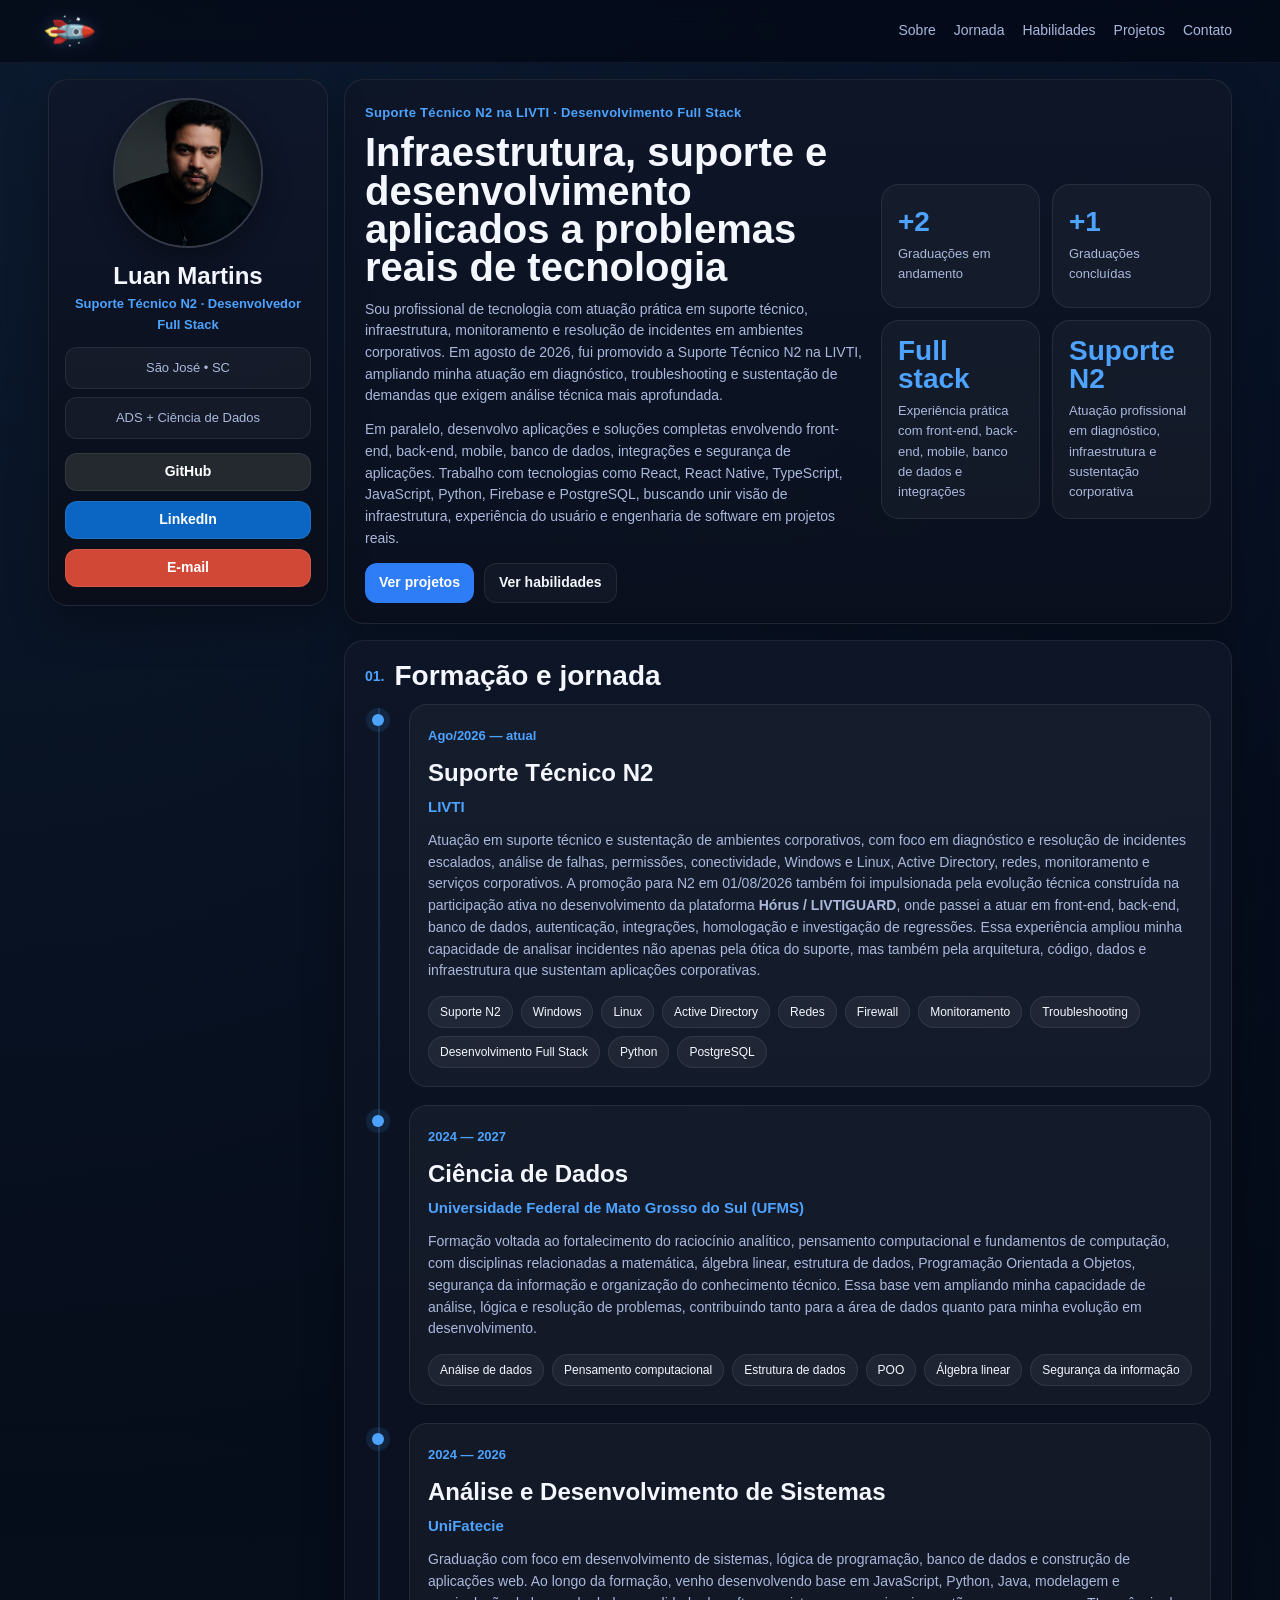
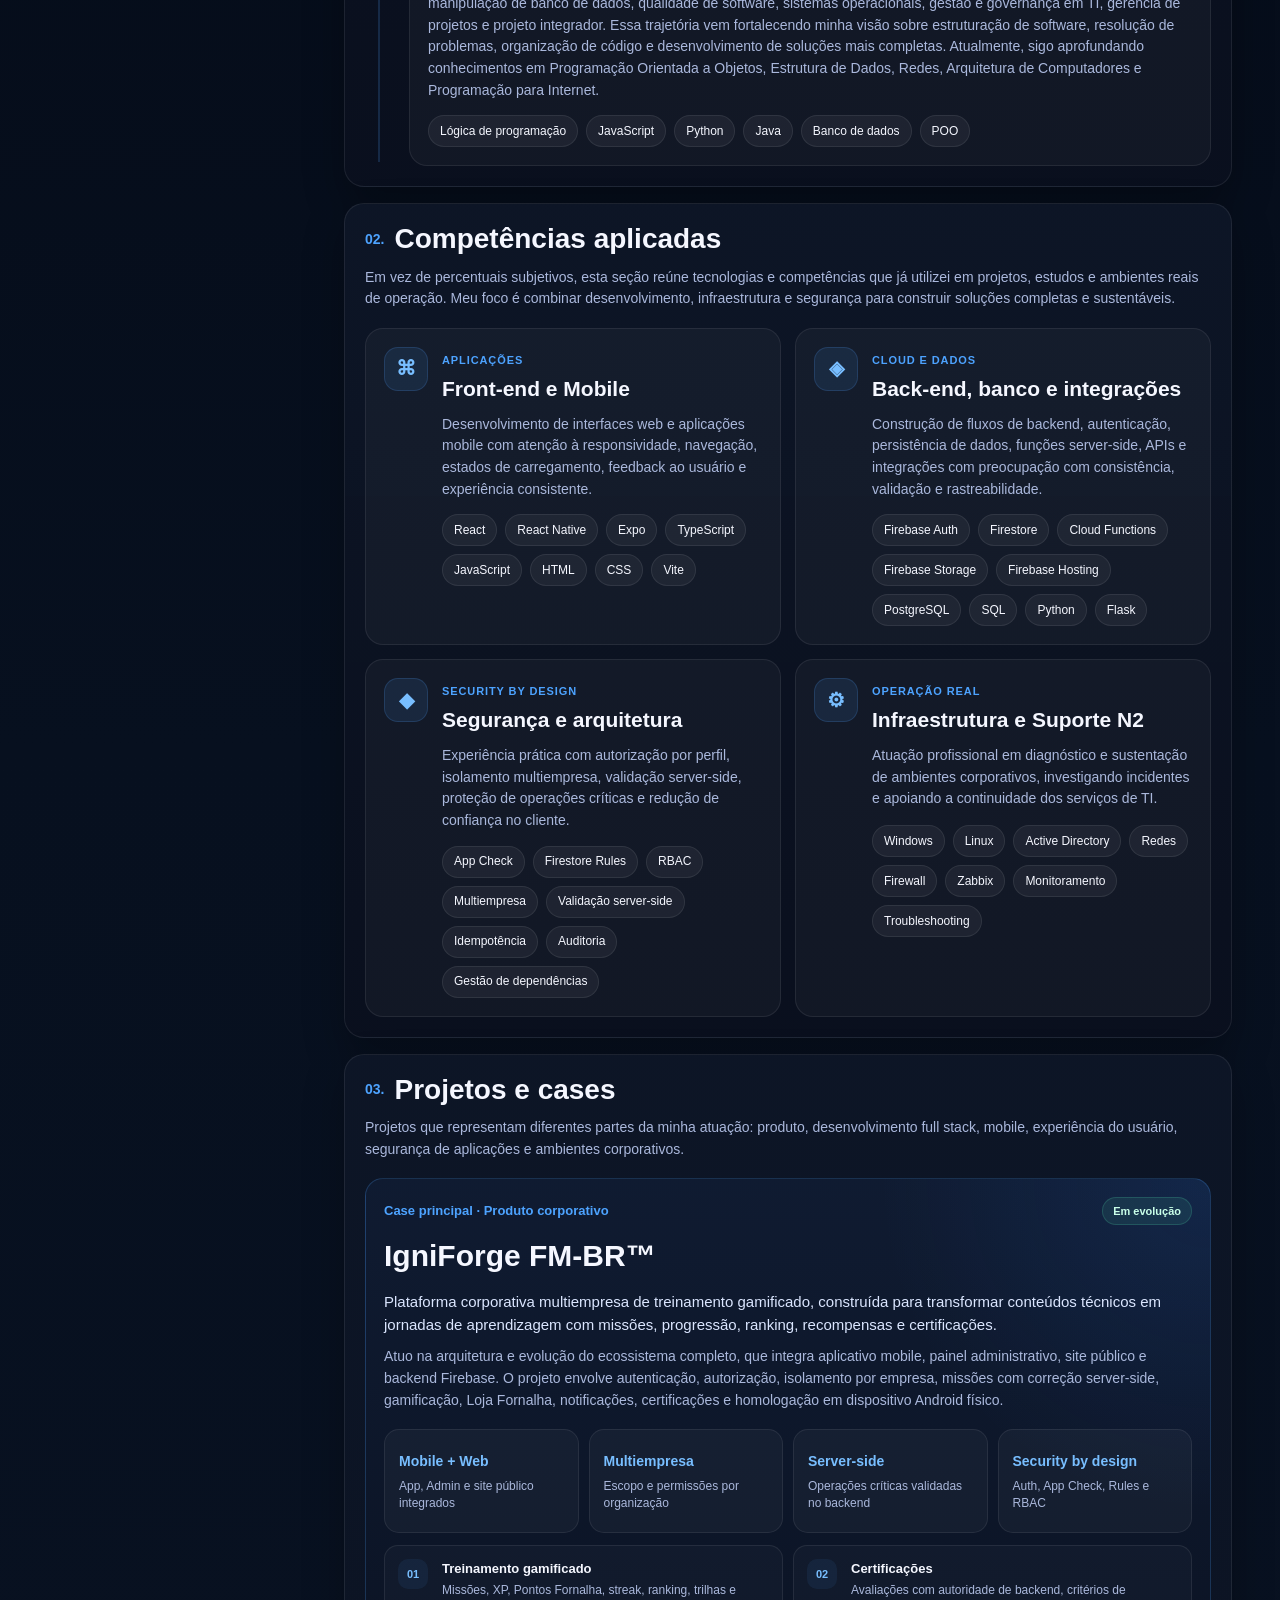
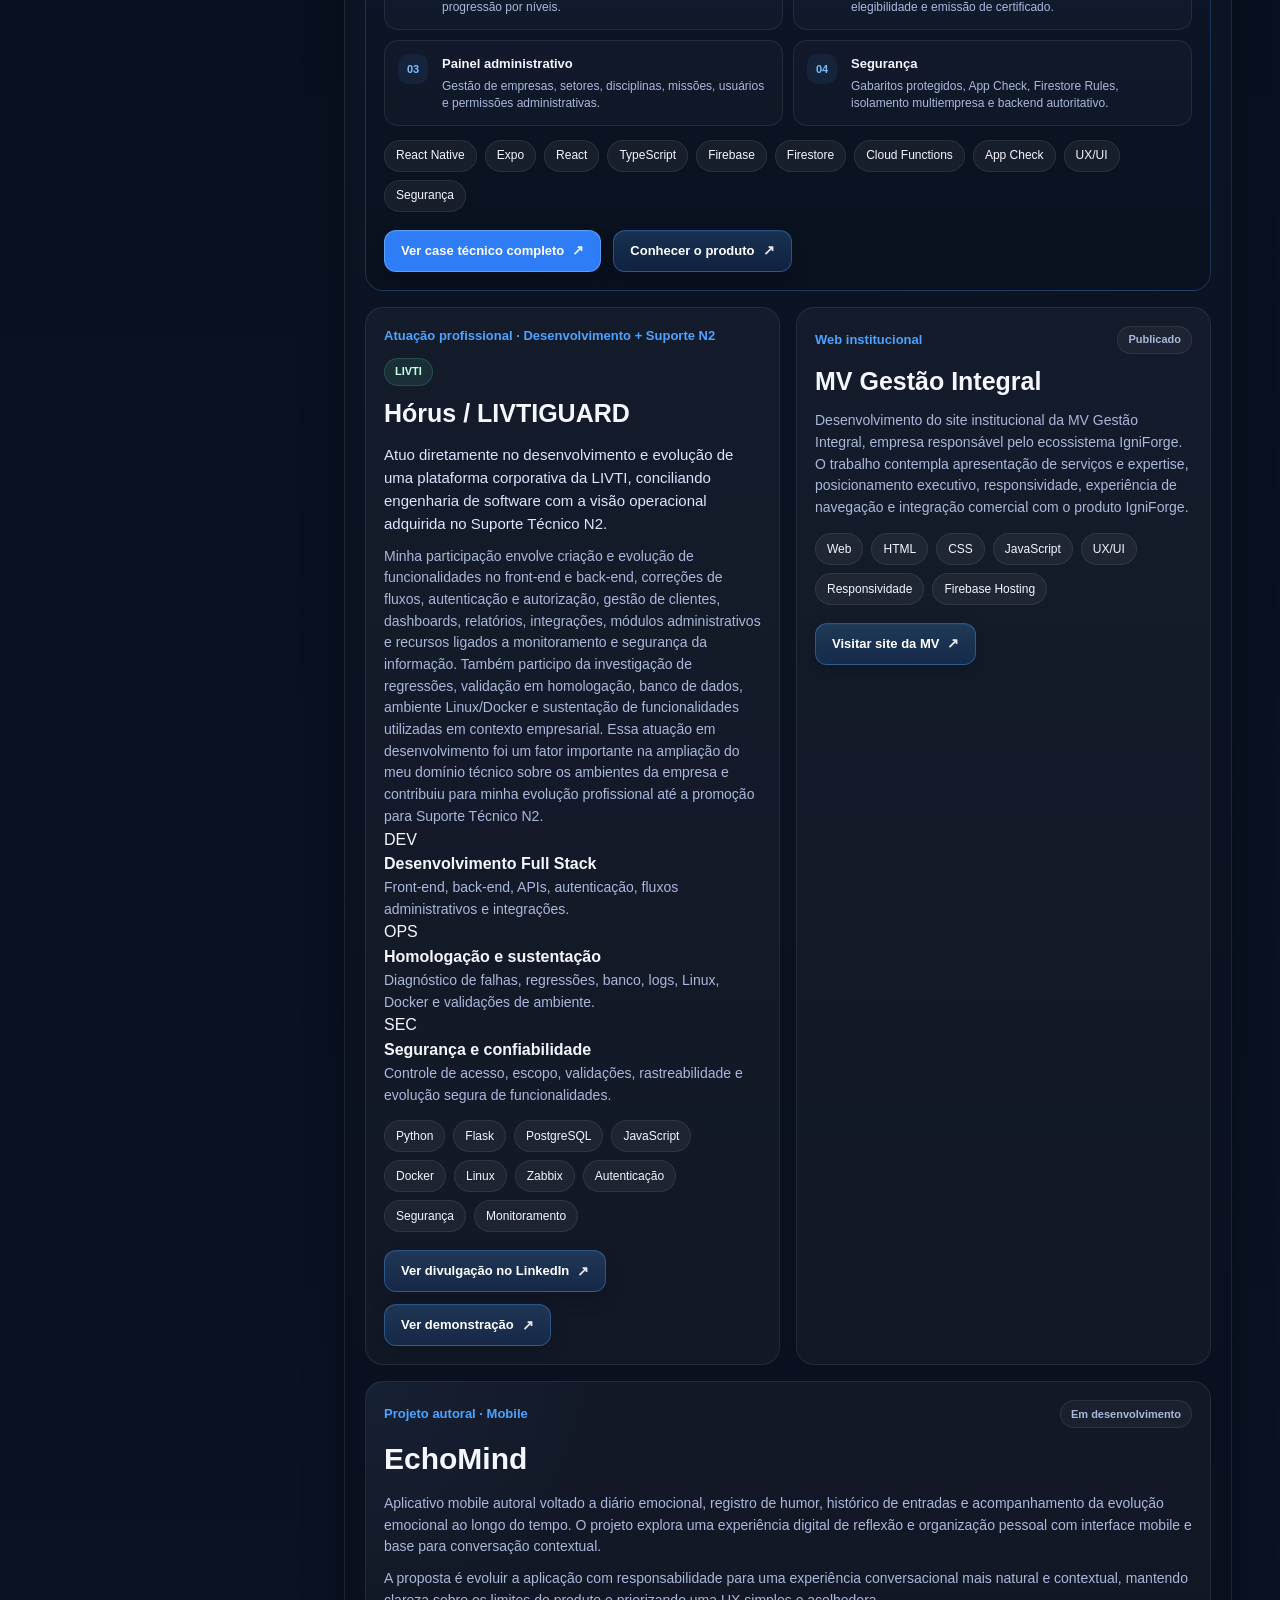
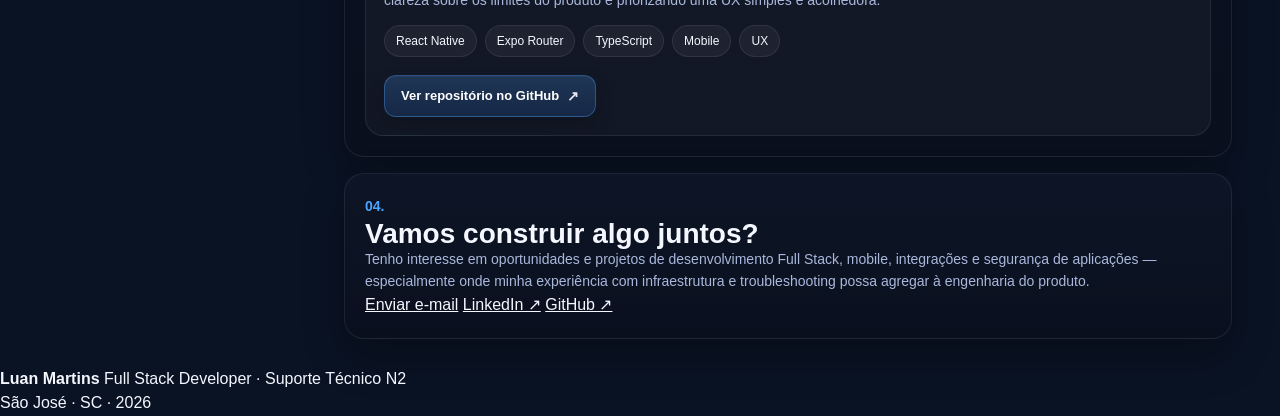
<file: index.html>
<!DOCTYPE html>
<html lang="pt-BR">
<head>
  <meta charset="UTF-8" />
  <meta name="viewport" content="width=device-width, initial-scale=1.0" />
  <meta name="description" content="Portfólio de Luan Martins — Desenvolvedor Full Stack e Suporte Técnico N2, com atuação em React, React Native, TypeScript, Python, Firebase, PostgreSQL, segurança de aplicações e infraestrutura." />
  <meta name="theme-color" content="#030712" />
  <meta property="og:title" content="Luan Martins | Full Stack Developer & Suporte Técnico N2" />
  <meta property="og:description" content="Projetos reais em desenvolvimento Full Stack, mobile, Firebase, segurança de aplicações, infraestrutura e suporte técnico N2." />
  <meta property="og:type" content="website" />
  <meta property="og:url" content="https://luanmartins04.github.io/Portif-lio/" />
  <meta name="twitter:card" content="summary" />
  <title>Luan Martins | Full Stack Developer & Suporte Técnico N2</title>
  <link rel="stylesheet" href="style.css" />
</head>
<body>
  <a class="skip-link" href="#conteudo">Ir para o conteúdo</a>
  <nav class="navbar">
    <div class="nav-sky">
      <span class="star-line star-line-1"></span>
      <span class="star-line star-line-2"></span>
      <span class="star-line star-line-3"></span>
      <span class="star-line star-line-4"></span>
      <span class="star-line star-line-5"></span>
      <span class="star-line star-line-6"></span>
    </div>

    <div class="nav-container">
      <div class="nav-logo" aria-label="Logo">
        <span class="nav-logo-icon">🚀</span>
      </div>

      <div class="nav-links">
        <a href="#sobre">Sobre</a>
        <a href="#formacao">Jornada</a>
        <a href="#habilidades">Habilidades</a>
        <a href="#projetos">Projetos</a>
        <a href="#contato">Contato</a>
      </div>
    </div>
  </nav>

  <main class="portfolio-layout" id="conteudo">
    <aside class="profile-sidebar">
      <div class="profile-card">
        <div class="profile-photo-wrap">
          <img src="assets/foto-perfil.jpg" alt="Foto de Luan Martins" class="profile-photo" />
        </div>

        <h1>Luan Martins</h1>
        <p class="profile-role">Suporte Técnico N2 · Desenvolvedor Full Stack</p>

        <div class="profile-mini-info">
          <span>São José • SC</span>
          <span>ADS + Ciência de Dados</span>
        </div>

        <div class="profile-actions">
          <a class="sidebar-link github" href="https://github.com/LuanMartins04" target="_blank" rel="noopener noreferrer">GitHub</a>
          <a class="sidebar-link linkedin" href="https://www.linkedin.com/in/luan-martins-866660161/" target="_blank" rel="noopener noreferrer">LinkedIn</a>
          <a class="sidebar-link email" href="mailto:lf28.15@gmail.com">E-mail</a>
        </div>
      </div>
    </aside>

    <section class="main-panel">
      <section id="sobre" class="panel-card hero-card">
        <div class="hero-text">
          <span class="eyebrow">Suporte Técnico N2 na LIVTI · Desenvolvimento Full Stack</span>
          <h2>Infraestrutura, suporte e desenvolvimento aplicados a problemas reais de tecnologia</h2>

          <p>
            Sou profissional de tecnologia com atuação prática em suporte técnico, infraestrutura,
            monitoramento e resolução de incidentes em ambientes corporativos. Em agosto de 2026,
            fui promovido a Suporte Técnico N2 na LIVTI, ampliando minha atuação em diagnóstico,
            troubleshooting e sustentação de demandas que exigem análise técnica mais aprofundada.
          </p>

          <p>
            Em paralelo, desenvolvo aplicações e soluções completas envolvendo front-end, back-end,
            mobile, banco de dados, integrações e segurança de aplicações. Trabalho com tecnologias
            como React, React Native, TypeScript, JavaScript, Python, Firebase e PostgreSQL, buscando
            unir visão de infraestrutura, experiência do usuário e engenharia de software em projetos reais.
          </p>

          <div class="intro-buttons">
            <a class="intro-link primary" href="#projetos">Ver projetos</a>
            <a class="intro-link secondary" href="#habilidades">Ver habilidades</a>
          </div>
        </div>

        <div class="hero-stats">
          <div class="stat-card">
            <strong>+2</strong>
            <span>Graduações em andamento</span>
          </div>

          <div class="stat-card">
            <strong>+1</strong>
            <span>Graduações concluídas</span>
          </div>

          <div class="stat-card">
            <strong>Full stack</strong>
            <span>Experiência prática com front-end, back-end, mobile, banco de dados e integrações</span>
          </div>

          <div class="stat-card">
            <strong>Suporte N2</strong>
            <span>Atuação profissional em diagnóstico, infraestrutura e sustentação corporativa</span>
          </div>
        </div>
      </section>

      <section id="formacao" class="panel-card">
        <div class="section-header">
          <span class="section-kicker">01.</span>
          <h2>Formação e jornada</h2>
        </div>

        <div class="timeline">
          <article class="timeline-item">
            <div class="timeline-dot"></div>
            <div class="timeline-content">
              <span class="timeline-period">Ago/2026 — atual</span>
              <h3>Suporte Técnico N2</h3>
              <h4>LIVTI</h4>
              <p>
                Atuação em suporte técnico e sustentação de ambientes corporativos, com foco em diagnóstico
                e resolução de incidentes escalados, análise de falhas, permissões, conectividade, Windows e
                Linux, Active Directory, redes, monitoramento e serviços corporativos. A promoção para N2 em
                01/08/2026 também foi impulsionada pela evolução técnica construída na participação ativa no
                desenvolvimento da plataforma <strong>Hórus / LIVTIGUARD</strong>, onde passei a atuar em
                front-end, back-end, banco de dados, autenticação, integrações, homologação e investigação de
                regressões. Essa experiência ampliou minha capacidade de analisar incidentes não apenas pela
                ótica do suporte, mas também pela arquitetura, código, dados e infraestrutura que sustentam
                aplicações corporativas.
              </p>
              <div class="timeline-tags">
                <span>Suporte N2</span>
                <span>Windows</span>
                <span>Linux</span>
                <span>Active Directory</span>
                <span>Redes</span>
                <span>Firewall</span>
                <span>Monitoramento</span>
                <span>Troubleshooting</span>
                <span>Desenvolvimento Full Stack</span>
                <span>Python</span>
                <span>PostgreSQL</span>
              </div>
            </div>
          </article>

          <article class="timeline-item">
            <div class="timeline-dot"></div>
            <div class="timeline-content">
              <span class="timeline-period">2024 — 2027</span>
              <h3>Ciência de Dados</h3>
              <h4>Universidade Federal de Mato Grosso do Sul (UFMS)</h4>
              <p>
                Formação voltada ao fortalecimento do raciocínio analítico, pensamento computacional e fundamentos de computação,
                com disciplinas relacionadas a matemática, álgebra linear, estrutura de dados, Programação Orientada a Objetos,
                segurança da informação e organização do conhecimento técnico. Essa base vem ampliando minha capacidade de análise,
                lógica e resolução de problemas, contribuindo tanto para a área de dados quanto para minha evolução em desenvolvimento.
              </p>
              <div class="timeline-tags">
                <span>Análise de dados</span>
                <span>Pensamento computacional</span>
                <span>Estrutura de dados</span>
                <span>POO</span>
                <span>Álgebra linear</span>
                <span>Segurança da informação</span>
              </div>
            </div>
          </article>

          <article class="timeline-item">
            <div class="timeline-dot"></div>
            <div class="timeline-content">
              <span class="timeline-period">2024 — 2026</span>
              <h3>Análise e Desenvolvimento de Sistemas</h3>
              <h4>UniFatecie</h4>
              <p>
                Graduação com foco em desenvolvimento de sistemas, lógica de programação, banco de dados e construção de aplicações
                web. Ao longo da formação, venho desenvolvendo base em JavaScript, Python, Java, modelagem e manipulação de banco
                de dados, qualidade de software, sistemas operacionais, gestão e governança em TI, gerência de projetos e projeto
                integrador. Essa trajetória vem fortalecendo minha visão sobre estruturação de software, resolução de problemas,
                organização de código e desenvolvimento de soluções mais completas. Atualmente, sigo aprofundando conhecimentos em
                Programação Orientada a Objetos, Estrutura de Dados, Redes, Arquitetura de Computadores e Programação para Internet.
              </p>
              <div class="timeline-tags">
                <span>Lógica de programação</span>
                <span>JavaScript</span>
                <span>Python</span>
                <span>Java</span>
                <span>Banco de dados</span>
                <span>POO</span>
              </div>
            </div>
          </article>
        </div>
      </section>

      <section id="habilidades" class="panel-card">
        <div class="section-header">
          <span class="section-kicker">02.</span>
          <h2>Competências aplicadas</h2>
        </div>

        <p class="section-intro">
          Em vez de percentuais subjetivos, esta seção reúne tecnologias e competências que já utilizei
          em projetos, estudos e ambientes reais de operação. Meu foco é combinar desenvolvimento,
          infraestrutura e segurança para construir soluções completas e sustentáveis.
        </p>

        <div class="competency-grid">
          <article class="competency-card">
            <div class="competency-icon" aria-hidden="true">⌘</div>
            <div>
              <span class="competency-kicker">Aplicações</span>
              <h3>Front-end e Mobile</h3>
              <p>
                Desenvolvimento de interfaces web e aplicações mobile com atenção à responsividade,
                navegação, estados de carregamento, feedback ao usuário e experiência consistente.
              </p>
              <div class="skill-chips">
                <span>React</span>
                <span>React Native</span>
                <span>Expo</span>
                <span>TypeScript</span>
                <span>JavaScript</span>
                <span>HTML</span>
                <span>CSS</span>
                <span>Vite</span>
              </div>
            </div>
          </article>

          <article class="competency-card">
            <div class="competency-icon" aria-hidden="true">◈</div>
            <div>
              <span class="competency-kicker">Cloud e dados</span>
              <h3>Back-end, banco e integrações</h3>
              <p>
                Construção de fluxos de backend, autenticação, persistência de dados, funções server-side,
                APIs e integrações com preocupação com consistência, validação e rastreabilidade.
              </p>
              <div class="skill-chips">
                <span>Firebase Auth</span>
                <span>Firestore</span>
                <span>Cloud Functions</span>
                <span>Firebase Storage</span>
                <span>Firebase Hosting</span>
                <span>PostgreSQL</span>
                <span>SQL</span>
                <span>Python</span>
                <span>Flask</span>
              </div>
            </div>
          </article>

          <article class="competency-card">
            <div class="competency-icon" aria-hidden="true">◆</div>
            <div>
              <span class="competency-kicker">Security by design</span>
              <h3>Segurança e arquitetura</h3>
              <p>
                Experiência prática com autorização por perfil, isolamento multiempresa, validação
                server-side, proteção de operações críticas e redução de confiança no cliente.
              </p>
              <div class="skill-chips">
                <span>App Check</span>
                <span>Firestore Rules</span>
                <span>RBAC</span>
                <span>Multiempresa</span>
                <span>Validação server-side</span>
                <span>Idempotência</span>
                <span>Auditoria</span>
                <span>Gestão de dependências</span>
              </div>
            </div>
          </article>

          <article class="competency-card">
            <div class="competency-icon" aria-hidden="true">⚙</div>
            <div>
              <span class="competency-kicker">Operação real</span>
              <h3>Infraestrutura e Suporte N2</h3>
              <p>
                Atuação profissional em diagnóstico e sustentação de ambientes corporativos,
                investigando incidentes e apoiando a continuidade dos serviços de TI.
              </p>
              <div class="skill-chips">
                <span>Windows</span>
                <span>Linux</span>
                <span>Active Directory</span>
                <span>Redes</span>
                <span>Firewall</span>
                <span>Zabbix</span>
                <span>Monitoramento</span>
                <span>Troubleshooting</span>
              </div>
            </div>
          </article>
        </div>
      </section>

      <section id="projetos" class="panel-card">
        <div class="section-header">
          <span class="section-kicker">03.</span>
          <h2>Projetos e cases</h2>
        </div>

        <p class="section-intro">
          Projetos que representam diferentes partes da minha atuação: produto, desenvolvimento full stack,
          mobile, experiência do usuário, segurança de aplicações e ambientes corporativos.
        </p>

        <div class="projects-grid">
          <article class="project-card featured-project igniforge-project">
            <div class="project-topline">
              <span class="project-label">Case principal · Produto corporativo</span>
              <span class="project-status">Em evolução</span>
            </div>

            <h3>IgniForge FM-BR™</h3>
            <p class="project-lead">
              Plataforma corporativa multiempresa de treinamento gamificado, construída para transformar
              conteúdos técnicos em jornadas de aprendizagem com missões, progressão, ranking, recompensas
              e certificações.
            </p>

            <p>
              Atuo na arquitetura e evolução do ecossistema completo, que integra aplicativo mobile,
              painel administrativo, site público e backend Firebase. O projeto envolve autenticação,
              autorização, isolamento por empresa, missões com correção server-side, gamificação,
              Loja Fornalha, notificações, certificações e homologação em dispositivo Android físico.
            </p>

            <div class="case-metrics" aria-label="Destaques do IgniForge">
              <div class="case-metric">
                <strong>Mobile + Web</strong>
                <span>App, Admin e site público integrados</span>
              </div>
              <div class="case-metric">
                <strong>Multiempresa</strong>
                <span>Escopo e permissões por organização</span>
              </div>
              <div class="case-metric">
                <strong>Server-side</strong>
                <span>Operações críticas validadas no backend</span>
              </div>
              <div class="case-metric">
                <strong>Security by design</strong>
                <span>Auth, App Check, Rules e RBAC</span>
              </div>
            </div>

            <div class="project-highlight-grid">
              <div class="project-highlight">
                <span>01</span>
                <div>
                  <strong>Treinamento gamificado</strong>
                  <p>Missões, XP, Pontos Fornalha, streak, ranking, trilhas e progressão por níveis.</p>
                </div>
              </div>

              <div class="project-highlight">
                <span>02</span>
                <div>
                  <strong>Certificações</strong>
                  <p>Avaliações com autoridade de backend, critérios de elegibilidade e emissão de certificado.</p>
                </div>
              </div>

              <div class="project-highlight">
                <span>03</span>
                <div>
                  <strong>Painel administrativo</strong>
                  <p>Gestão de empresas, setores, disciplinas, missões, usuários e permissões administrativas.</p>
                </div>
              </div>

              <div class="project-highlight">
                <span>04</span>
                <div>
                  <strong>Segurança</strong>
                  <p>Gabaritos protegidos, App Check, Firestore Rules, isolamento multiempresa e backend autoritativo.</p>
                </div>
              </div>
            </div>

            <div class="project-tags">
              <span>React Native</span>
              <span>Expo</span>
              <span>React</span>
              <span>TypeScript</span>
              <span>Firebase</span>
              <span>Firestore</span>
              <span>Cloud Functions</span>
              <span>App Check</span>
              <span>UX/UI</span>
              <span>Segurança</span>
            </div>

            <div class="project-links">
              <a
                href="igniforge-case.html"
                class="project-link-btn primary-project-link internal-link"
              >
                Ver case técnico completo
              </a>
              <a
                href="https://igniforge-public.web.app/"
                target="_blank"
                rel="noopener noreferrer"
                class="project-link-btn"
              >
                Conhecer o produto
              </a>
            </div>
          </article>

          <article class="project-card horus-project">
            <div class="project-topline">
              <span class="project-label">Atuação profissional · Desenvolvimento + Suporte N2</span>
              <span class="project-status">LIVTI</span>
            </div>
            <h3>Hórus / LIVTIGUARD</h3>
            <p class="project-lead compact-lead">
              Atuo diretamente no desenvolvimento e evolução de uma plataforma corporativa da LIVTI,
              conciliando engenharia de software com a visão operacional adquirida no Suporte Técnico N2.
            </p>
            <p>
              Minha participação envolve criação e evolução de funcionalidades no front-end e back-end,
              correções de fluxos, autenticação e autorização, gestão de clientes, dashboards, relatórios,
              integrações, módulos administrativos e recursos ligados a monitoramento e segurança da informação.
              Também participo da investigação de regressões, validação em homologação, banco de dados, ambiente
              Linux/Docker e sustentação de funcionalidades utilizadas em contexto empresarial. Essa atuação em
              desenvolvimento foi um fator importante na ampliação do meu domínio técnico sobre os ambientes da
              empresa e contribuiu para minha evolução profissional até a promoção para Suporte Técnico N2.
            </p>

            <div class="work-scope-grid" aria-label="Escopo de atuação no Hórus e LIVTIGUARD">
              <div class="work-scope-item">
                <span>DEV</span>
                <div>
                  <strong>Desenvolvimento Full Stack</strong>
                  <p>Front-end, back-end, APIs, autenticação, fluxos administrativos e integrações.</p>
                </div>
              </div>
              <div class="work-scope-item">
                <span>OPS</span>
                <div>
                  <strong>Homologação e sustentação</strong>
                  <p>Diagnóstico de falhas, regressões, banco, logs, Linux, Docker e validações de ambiente.</p>
                </div>
              </div>
              <div class="work-scope-item">
                <span>SEC</span>
                <div>
                  <strong>Segurança e confiabilidade</strong>
                  <p>Controle de acesso, escopo, validações, rastreabilidade e evolução segura de funcionalidades.</p>
                </div>
              </div>
            </div>

            <div class="project-tags">
              <span>Python</span>
              <span>Flask</span>
              <span>PostgreSQL</span>
              <span>JavaScript</span>
              <span>Docker</span>
              <span>Linux</span>
              <span>Zabbix</span>
              <span>Autenticação</span>
              <span>Segurança</span>
              <span>Monitoramento</span>
            </div>

            <div class="project-links">
              <a
                href="https://www.linkedin.com/feed/update/urn:li:activity:7396275972636917760/?originTrackingId=5ZgqwPcrDV2mTGter08rAA%3D%3D"
                target="_blank"
                rel="noopener noreferrer"
                class="project-link-btn"
              >
                Ver divulgação no LinkedIn
              </a>

              <a
                href="https://www.linkedin.com/feed/update/urn:li:ugcPost:7390122246658400256/?originTrackingId=qQIm%2BnejvLUnj0a0hrAwCQ%3D%3D"
                target="_blank"
                rel="noopener noreferrer"
                class="project-link-btn"
              >
                Ver demonstração
              </a>
            </div>
          </article>

          <article class="project-card">
            <div class="project-topline">
              <span class="project-label">Web institucional</span>
              <span class="project-status muted-status">Publicado</span>
            </div>
            <h3>MV Gestão Integral</h3>
            <p>
              Desenvolvimento do site institucional da MV Gestão Integral, empresa responsável pelo
              ecossistema IgniForge. O trabalho contempla apresentação de serviços e expertise,
              posicionamento executivo, responsividade, experiência de navegação e integração comercial
              com o produto IgniForge.
            </p>

            <div class="project-tags">
              <span>Web</span>
              <span>HTML</span>
              <span>CSS</span>
              <span>JavaScript</span>
              <span>UX/UI</span>
              <span>Responsividade</span>
              <span>Firebase Hosting</span>
            </div>

            <div class="project-links">
              <a
                href="https://mvgestaointegral.web.app/"
                target="_blank"
                rel="noopener noreferrer"
                class="project-link-btn"
              >
                Visitar site da MV
              </a>
            </div>
          </article>

          <article class="project-card featured-project secondary-featured">
            <div class="project-topline">
              <span class="project-label">Projeto autoral · Mobile</span>
              <span class="project-status muted-status">Em desenvolvimento</span>
            </div>
            <h3>EchoMind</h3>
            <p>
              Aplicativo mobile autoral voltado a diário emocional, registro de humor, histórico de entradas
              e acompanhamento da evolução emocional ao longo do tempo. O projeto explora uma experiência
              digital de reflexão e organização pessoal com interface mobile e base para conversação contextual.
            </p>

            <p>
              A proposta é evoluir a aplicação com responsabilidade para uma experiência conversacional
              mais natural e contextual, mantendo clareza sobre os limites do produto e priorizando uma UX
              simples e acolhedora.
            </p>

            <div class="project-tags">
              <span>React Native</span>
              <span>Expo Router</span>
              <span>TypeScript</span>
              <span>Mobile</span>
              <span>UX</span>
            </div>

            <div class="project-links">
              <a
                href="https://github.com/LuanMartins04/EchoMind"
                target="_blank"
                rel="noopener noreferrer"
                class="project-link-btn"
              >
                Ver repositório no GitHub
              </a>
            </div>
          </article>
        </div>
      </section>

      <section id="contato" class="panel-card contact-card">
        <div class="contact-copy">
          <span class="section-kicker">04.</span>
          <div>
            <h2>Vamos construir algo juntos?</h2>
            <p>
              Tenho interesse em oportunidades e projetos de desenvolvimento Full Stack, mobile,
              integrações e segurança de aplicações — especialmente onde minha experiência com
              infraestrutura e troubleshooting possa agregar à engenharia do produto.
            </p>
          </div>
        </div>
        <div class="contact-actions">
          <a href="mailto:lf28.15@gmail.com" class="contact-button primary-contact">Enviar e-mail</a>
          <a href="https://www.linkedin.com/in/luan-martins-866660161/" target="_blank" rel="noopener noreferrer" class="contact-button">LinkedIn ↗</a>
          <a href="https://github.com/LuanMartins04" target="_blank" rel="noopener noreferrer" class="contact-button">GitHub ↗</a>
        </div>
      </section>
    </section>
  </main>
  <footer class="site-footer">
    <div>
      <strong>Luan Martins</strong>
      <span>Full Stack Developer · Suporte Técnico N2</span>
    </div>
    <span>São José · SC · 2026</span>
  </footer>
</body>
</html>
</file>
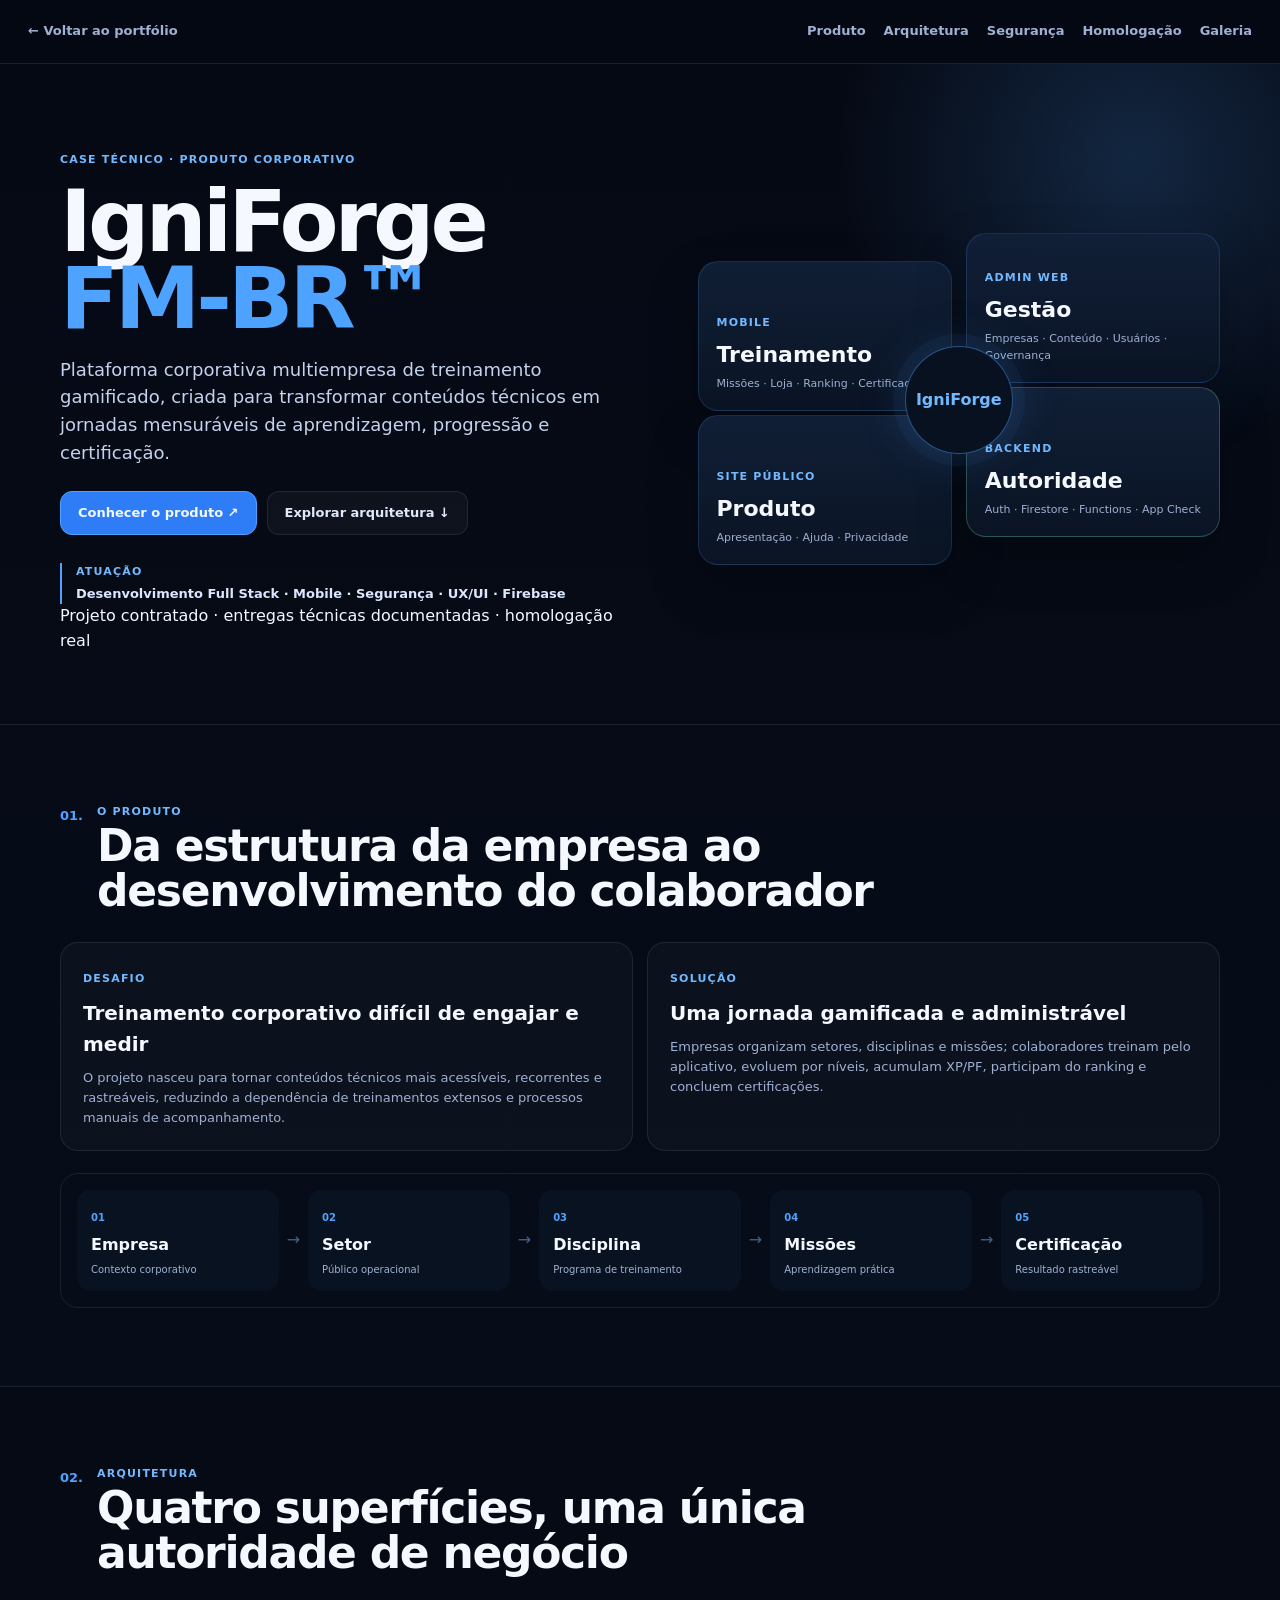
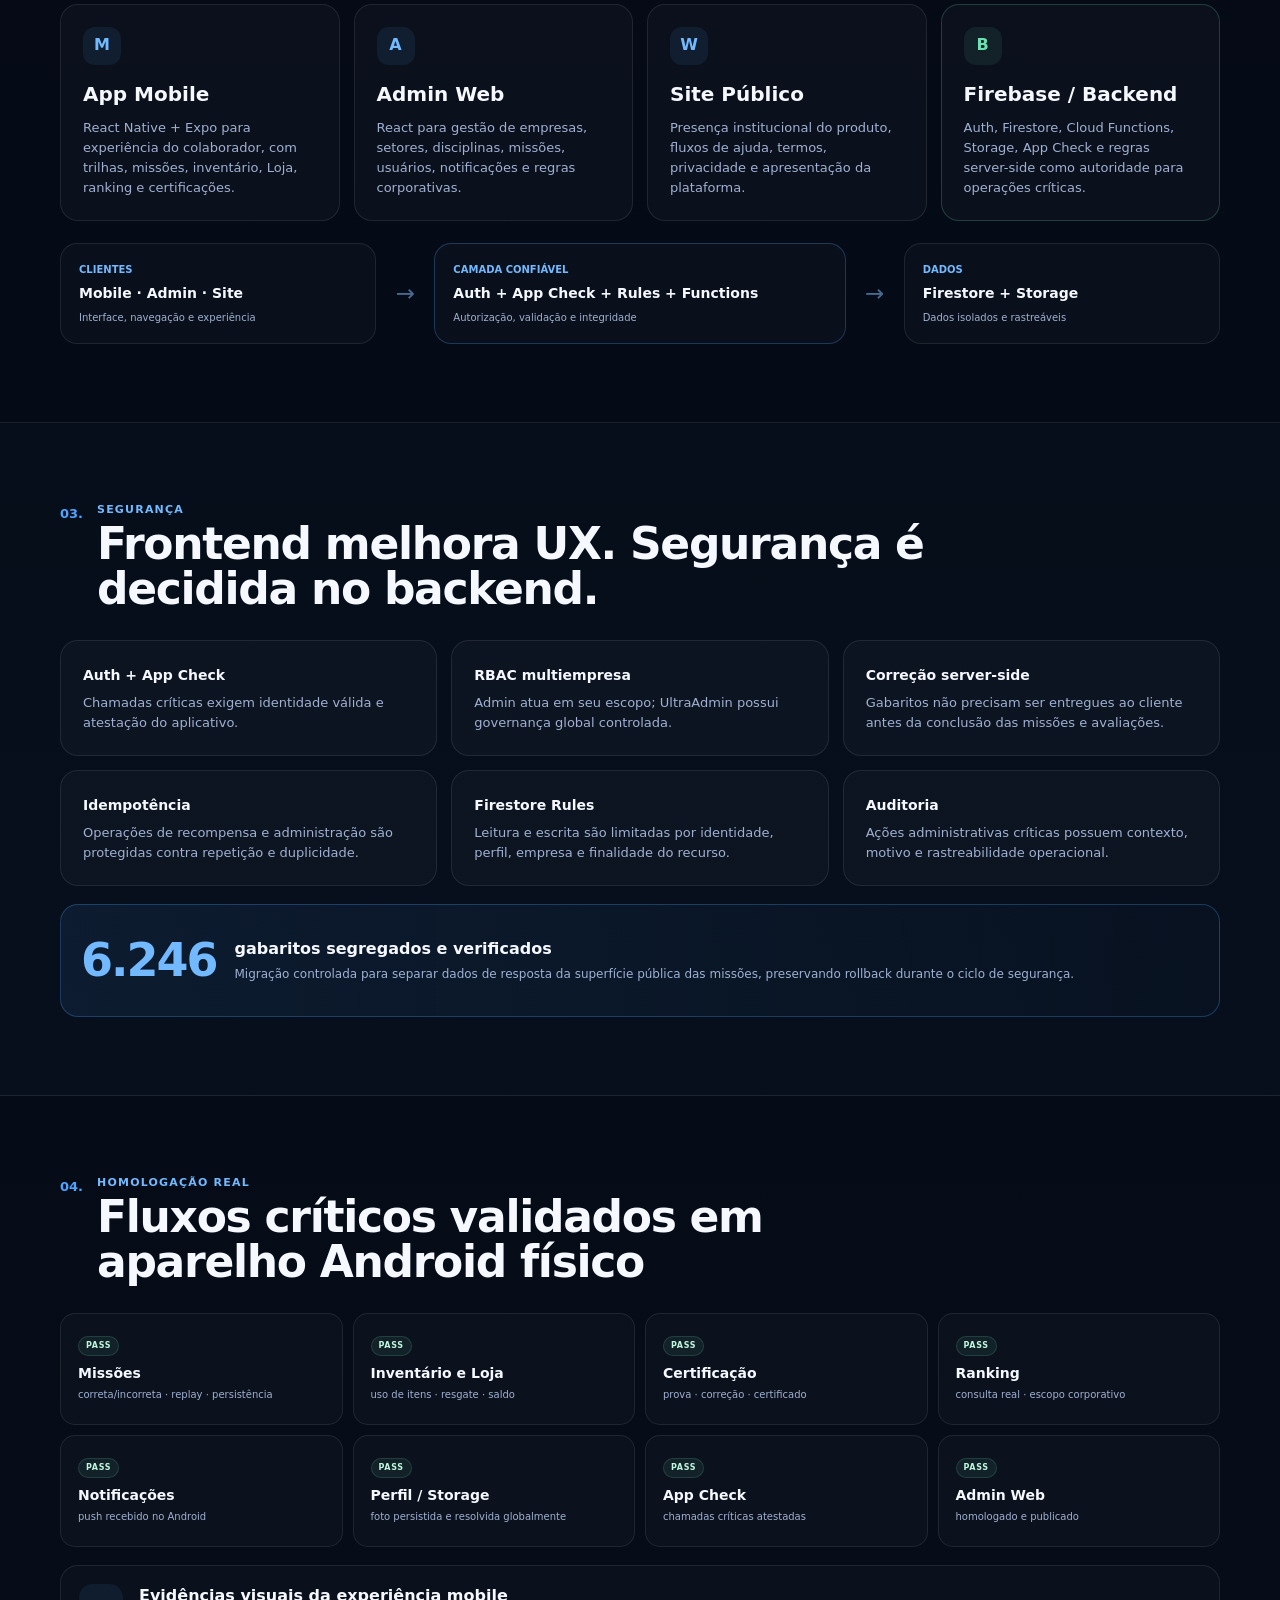
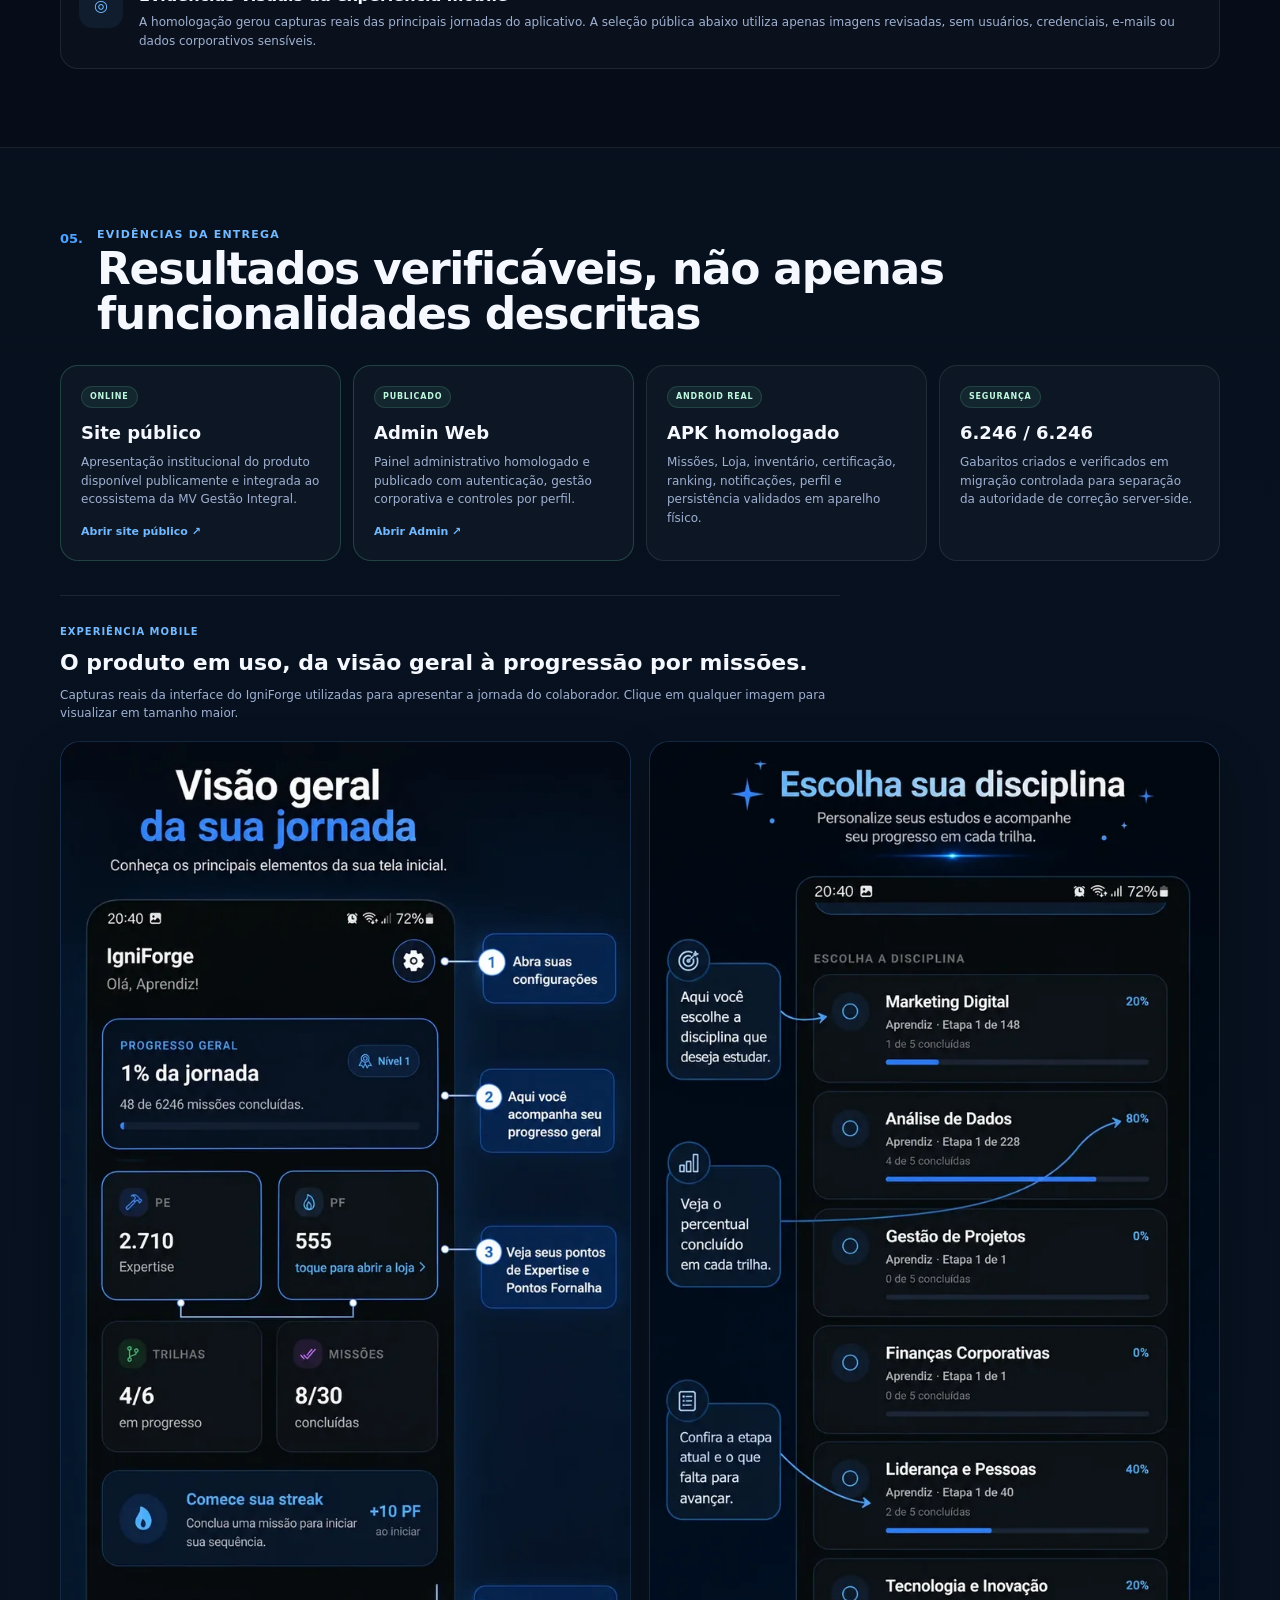
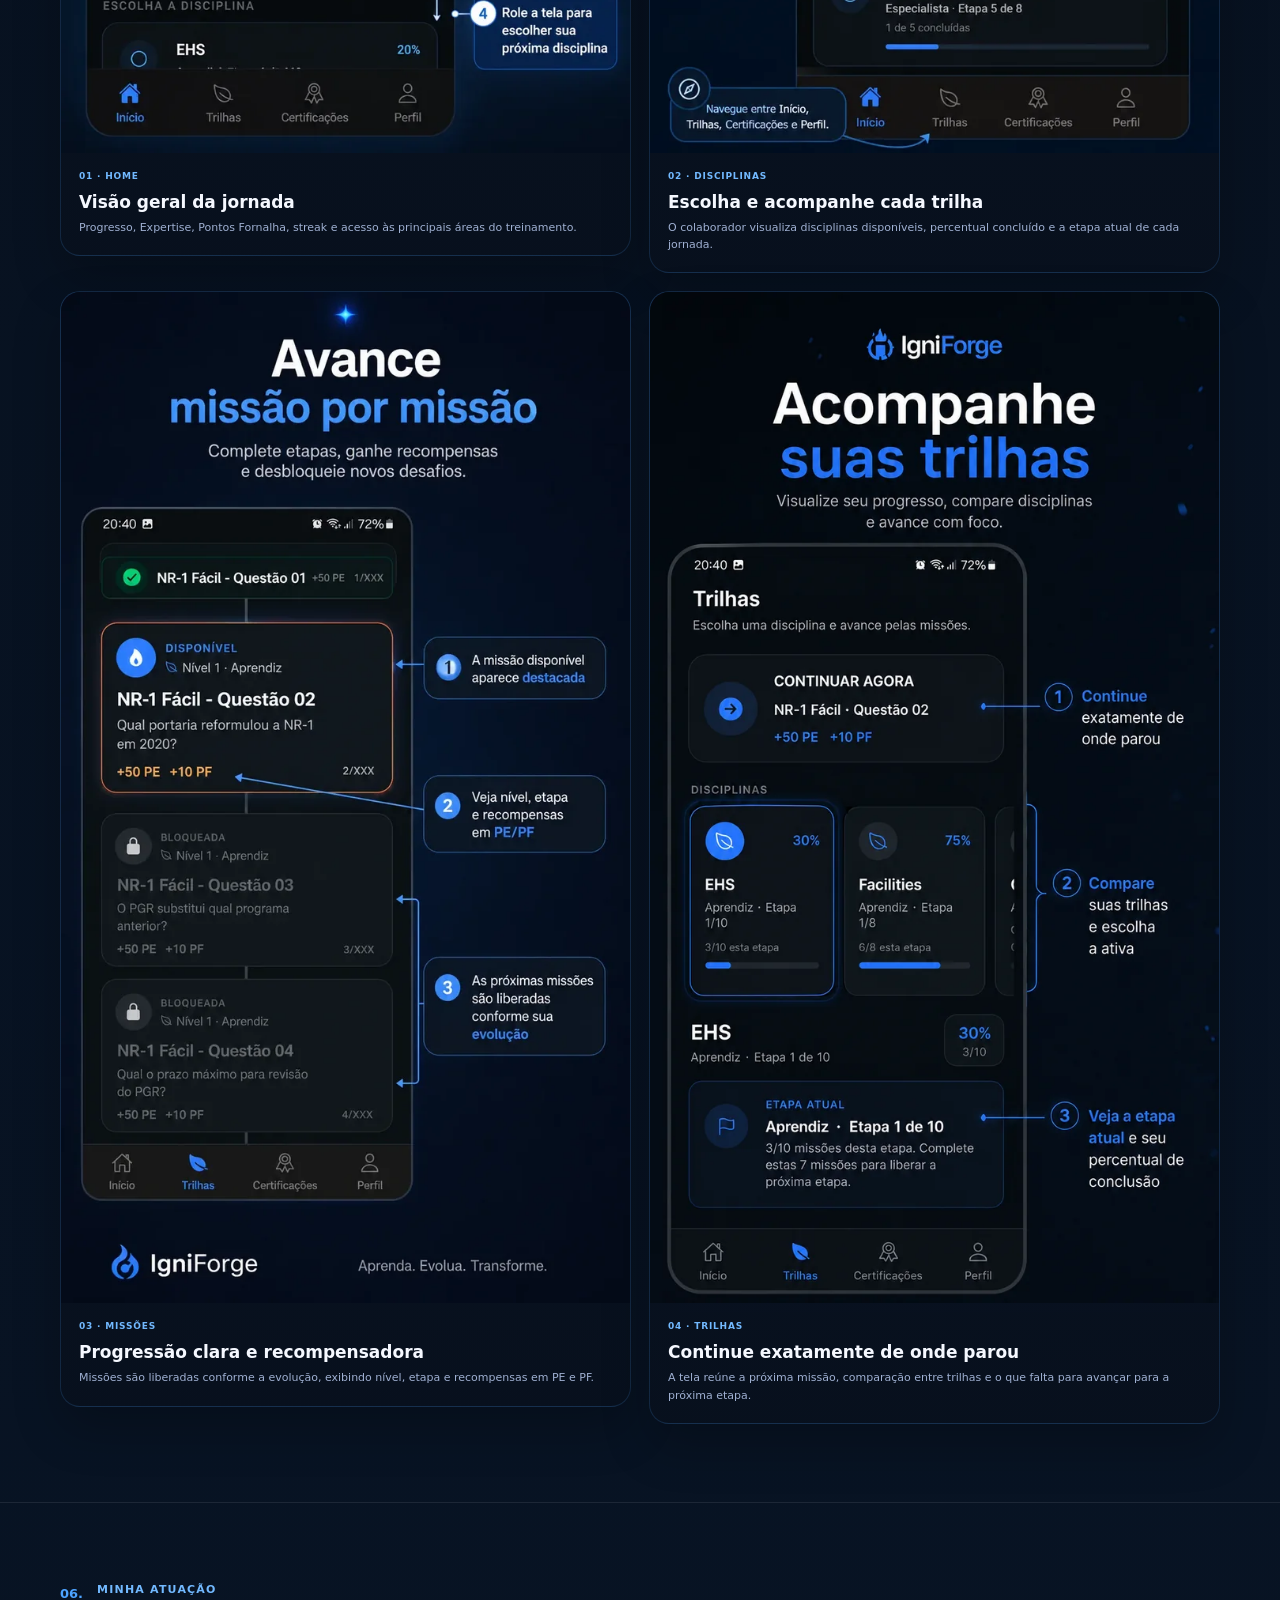
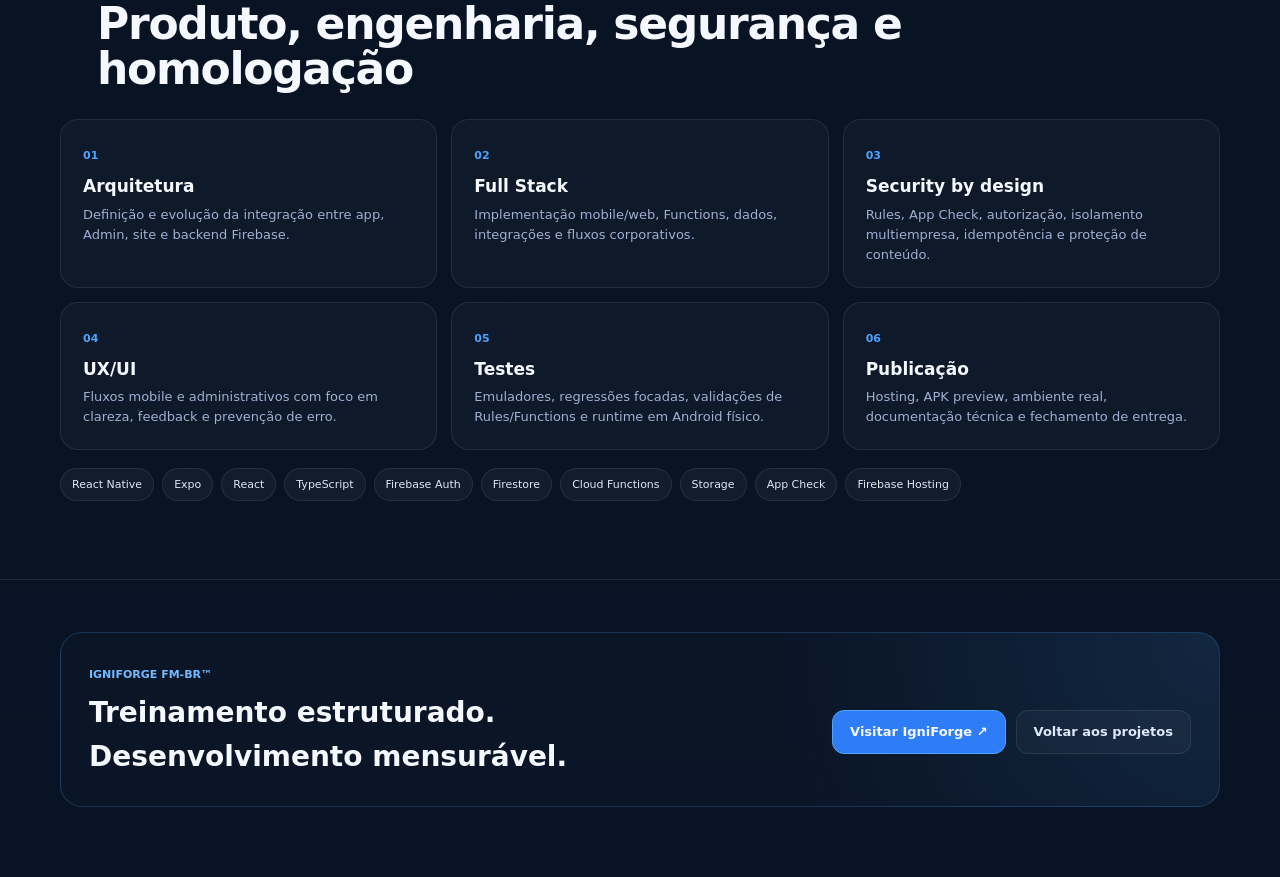
<file: igniforge-case.html>
<!DOCTYPE html>
<html lang="pt-BR">
<head>
  <meta charset="UTF-8" />
  <meta name="viewport" content="width=device-width, initial-scale=1.0" />
  <meta name="description" content="Case técnico do IgniForge FM-BR — plataforma corporativa multiempresa com React Native, React, TypeScript, Firebase, App Check, Firestore Rules, Cloud Functions, certificações e homologação real." />
  <meta name="theme-color" content="#050914" />
  <meta property="og:title" content="IgniForge FM-BR™ | Case técnico — Luan Martins" />
  <meta property="og:description" content="Arquitetura, segurança, mobile, Admin Web, Firebase e homologação real de uma plataforma corporativa multiempresa." />
  <meta property="og:type" content="article" />
  <title>IgniForge FM-BR™ | Case técnico — Luan Martins</title>
  <link rel="stylesheet" href="igniforge-case.css" />
</head>
<body>
  <header class="case-nav">
    <a class="back-link" href="index.html#projetos">← Voltar ao portfólio</a>
    <div class="case-nav-links">
      <a href="#produto">Produto</a>
      <a href="#arquitetura">Arquitetura</a>
      <a href="#seguranca">Segurança</a>
      <a href="#homologacao">Homologação</a>
      <a href="#evidencias">Galeria</a>
    </div>
  </header>

  <main>
    <section class="case-hero">
      <div class="case-shell hero-layout">
        <div class="hero-copy">
          <span class="eyebrow">CASE TÉCNICO · PRODUTO CORPORATIVO</span>
          <h1>IgniForge <em>FM-BR™</em></h1>
          <p class="hero-lead">
            Plataforma corporativa multiempresa de treinamento gamificado, criada para transformar
            conteúdos técnicos em jornadas mensuráveis de aprendizagem, progressão e certificação.
          </p>
          <div class="hero-actions">
            <a class="button primary" href="https://igniforge-public.web.app/" target="_blank" rel="noopener noreferrer">Conhecer o produto ↗</a>
            <a class="button secondary" href="#arquitetura">Explorar arquitetura ↓</a>
          </div>
          <div class="role-line">
            <span>Atuação</span>
            <strong>Desenvolvimento Full Stack · Mobile · Segurança · UX/UI · Firebase</strong>
          </div>
          <div class="delivery-badge">Projeto contratado · entregas técnicas documentadas · homologação real</div>
        </div>

        <div class="hero-product-map" aria-label="Superfícies do ecossistema IgniForge">
          <div class="surface-card mobile-surface">
            <span class="surface-kicker">MOBILE</span>
            <strong>Treinamento</strong>
            <small>Missões · Loja · Ranking · Certificações</small>
          </div>
          <div class="surface-card admin-surface">
            <span class="surface-kicker">ADMIN WEB</span>
            <strong>Gestão</strong>
            <small>Empresas · Conteúdo · Usuários · Governança</small>
          </div>
          <div class="surface-card site-surface">
            <span class="surface-kicker">SITE PÚBLICO</span>
            <strong>Produto</strong>
            <small>Apresentação · Ajuda · Privacidade</small>
          </div>
          <div class="surface-card backend-surface">
            <span class="surface-kicker">BACKEND</span>
            <strong>Autoridade</strong>
            <small>Auth · Firestore · Functions · App Check</small>
          </div>
          <div class="map-core">IgniForge</div>
        </div>
      </div>
    </section>

    <section class="case-section" id="produto">
      <div class="case-shell">
        <div class="section-heading">
          <span>01.</span>
          <div>
            <p>O PRODUTO</p>
            <h2>Da estrutura da empresa ao desenvolvimento do colaborador</h2>
          </div>
        </div>

        <div class="challenge-grid">
          <article>
            <span class="card-index">DESAFIO</span>
            <h3>Treinamento corporativo difícil de engajar e medir</h3>
            <p>
              O projeto nasceu para tornar conteúdos técnicos mais acessíveis, recorrentes e rastreáveis,
              reduzindo a dependência de treinamentos extensos e processos manuais de acompanhamento.
            </p>
          </article>
          <article>
            <span class="card-index">SOLUÇÃO</span>
            <h3>Uma jornada gamificada e administrável</h3>
            <p>
              Empresas organizam setores, disciplinas e missões; colaboradores treinam pelo aplicativo,
              evoluem por níveis, acumulam XP/PF, participam do ranking e concluem certificações.
            </p>
          </article>
        </div>

        <div class="journey" aria-label="Jornada corporativa do IgniForge">
          <div><span>01</span><strong>Empresa</strong><small>Contexto corporativo</small></div>
          <i>→</i>
          <div><span>02</span><strong>Setor</strong><small>Público operacional</small></div>
          <i>→</i>
          <div><span>03</span><strong>Disciplina</strong><small>Programa de treinamento</small></div>
          <i>→</i>
          <div><span>04</span><strong>Missões</strong><small>Aprendizagem prática</small></div>
          <i>→</i>
          <div><span>05</span><strong>Certificação</strong><small>Resultado rastreável</small></div>
        </div>
      </div>
    </section>

    <section class="case-section darker" id="arquitetura">
      <div class="case-shell">
        <div class="section-heading">
          <span>02.</span>
          <div>
            <p>ARQUITETURA</p>
            <h2>Quatro superfícies, uma única autoridade de negócio</h2>
          </div>
        </div>

        <div class="architecture-grid">
          <article class="arch-card">
            <div class="arch-icon">M</div>
            <h3>App Mobile</h3>
            <p>React Native + Expo para experiência do colaborador, com trilhas, missões, inventário, Loja, ranking e certificações.</p>
          </article>
          <article class="arch-card">
            <div class="arch-icon">A</div>
            <h3>Admin Web</h3>
            <p>React para gestão de empresas, setores, disciplinas, missões, usuários, notificações e regras corporativas.</p>
          </article>
          <article class="arch-card">
            <div class="arch-icon">W</div>
            <h3>Site Público</h3>
            <p>Presença institucional do produto, fluxos de ajuda, termos, privacidade e apresentação da plataforma.</p>
          </article>
          <article class="arch-card accent">
            <div class="arch-icon">B</div>
            <h3>Firebase / Backend</h3>
            <p>Auth, Firestore, Cloud Functions, Storage, App Check e regras server-side como autoridade para operações críticas.</p>
          </article>
        </div>

        <div class="authority-flow">
          <div class="client-zone">
            <span>CLIENTES</span>
            <strong>Mobile · Admin · Site</strong>
            <small>Interface, navegação e experiência</small>
          </div>
          <div class="flow-arrow">→</div>
          <div class="trust-zone">
            <span>CAMADA CONFIÁVEL</span>
            <strong>Auth + App Check + Rules + Functions</strong>
            <small>Autorização, validação e integridade</small>
          </div>
          <div class="flow-arrow">→</div>
          <div class="data-zone">
            <span>DADOS</span>
            <strong>Firestore + Storage</strong>
            <small>Dados isolados e rastreáveis</small>
          </div>
        </div>
      </div>
    </section>

    <section class="case-section" id="seguranca">
      <div class="case-shell">
        <div class="section-heading">
          <span>03.</span>
          <div>
            <p>SEGURANÇA</p>
            <h2>Frontend melhora UX. Segurança é decidida no backend.</h2>
          </div>
        </div>

        <div class="security-grid">
          <article><strong>Auth + App Check</strong><p>Chamadas críticas exigem identidade válida e atestação do aplicativo.</p></article>
          <article><strong>RBAC multiempresa</strong><p>Admin atua em seu escopo; UltraAdmin possui governança global controlada.</p></article>
          <article><strong>Correção server-side</strong><p>Gabaritos não precisam ser entregues ao cliente antes da conclusão das missões e avaliações.</p></article>
          <article><strong>Idempotência</strong><p>Operações de recompensa e administração são protegidas contra repetição e duplicidade.</p></article>
          <article><strong>Firestore Rules</strong><p>Leitura e escrita são limitadas por identidade, perfil, empresa e finalidade do recurso.</p></article>
          <article><strong>Auditoria</strong><p>Ações administrativas críticas possuem contexto, motivo e rastreabilidade operacional.</p></article>
        </div>

        <div class="security-result">
          <strong>6.246</strong>
          <div>
            <span>gabaritos segregados e verificados</span>
            <p>Migração controlada para separar dados de resposta da superfície pública das missões, preservando rollback durante o ciclo de segurança.</p>
          </div>
        </div>
      </div>
    </section>

    <section class="case-section darker" id="homologacao">
      <div class="case-shell">
        <div class="section-heading">
          <span>04.</span>
          <div>
            <p>HOMOLOGAÇÃO REAL</p>
            <h2>Fluxos críticos validados em aparelho Android físico</h2>
          </div>
        </div>

        <div class="validation-grid">
          <div><span>PASS</span><strong>Missões</strong><small>correta/incorreta · replay · persistência</small></div>
          <div><span>PASS</span><strong>Inventário e Loja</strong><small>uso de itens · resgate · saldo</small></div>
          <div><span>PASS</span><strong>Certificação</strong><small>prova · correção · certificado</small></div>
          <div><span>PASS</span><strong>Ranking</strong><small>consulta real · escopo corporativo</small></div>
          <div><span>PASS</span><strong>Notificações</strong><small>push recebido no Android</small></div>
          <div><span>PASS</span><strong>Perfil / Storage</strong><small>foto persistida e resolvida globalmente</small></div>
          <div><span>PASS</span><strong>App Check</strong><small>chamadas críticas atestadas</small></div>
          <div><span>PASS</span><strong>Admin Web</strong><small>homologado e publicado</small></div>
        </div>

        <div class="evidence-note">
          <div class="note-mark">◎</div>
          <div>
            <strong>Evidências visuais da experiência mobile</strong>
            <p>
              A homologação gerou capturas reais das principais jornadas do aplicativo. A seleção pública abaixo
              utiliza apenas imagens revisadas, sem usuários, credenciais, e-mails ou dados corporativos sensíveis.
            </p>
          </div>
        </div>
      </div>
    </section>

    <section class="case-section" id="evidencias">
      <div class="case-shell">
        <div class="section-heading">
          <span>05.</span>
          <div>
            <p>EVIDÊNCIAS DA ENTREGA</p>
            <h2>Resultados verificáveis, não apenas funcionalidades descritas</h2>
          </div>
        </div>

        <div class="proof-grid">
          <article class="proof-card proof-live">
            <span class="proof-label">ONLINE</span>
            <strong>Site público</strong>
            <p>Apresentação institucional do produto disponível publicamente e integrada ao ecossistema da MV Gestão Integral.</p>
            <a href="https://igniforge-public.web.app/" target="_blank" rel="noopener noreferrer">Abrir site público ↗</a>
          </article>
          <article class="proof-card proof-live">
            <span class="proof-label">PUBLICADO</span>
            <strong>Admin Web</strong>
            <p>Painel administrativo homologado e publicado com autenticação, gestão corporativa e controles por perfil.</p>
            <a href="https://igniforge.web.app/" target="_blank" rel="noopener noreferrer">Abrir Admin ↗</a>
          </article>
          <article class="proof-card">
            <span class="proof-label">ANDROID REAL</span>
            <strong>APK homologado</strong>
            <p>Missões, Loja, inventário, certificação, ranking, notificações, perfil e persistência validados em aparelho físico.</p>
          </article>
          <article class="proof-card">
            <span class="proof-label">SEGURANÇA</span>
            <strong>6.246 / 6.246</strong>
            <p>Gabaritos criados e verificados em migração controlada para separação da autoridade de correção server-side.</p>
          </article>
        </div>

        <div class="gallery-intro">
          <span>EXPERIÊNCIA MOBILE</span>
          <strong>O produto em uso, da visão geral à progressão por missões.</strong>
          <p>
            Capturas reais da interface do IgniForge utilizadas para apresentar a jornada do colaborador.
            Clique em qualquer imagem para visualizar em tamanho maior.
          </p>
        </div>

        <div class="product-gallery">
          <figure class="gallery-card">
            <a href="assets/igniforge/home.webp" target="_blank" rel="noopener noreferrer">
              <img src="assets/igniforge/home.webp" alt="Tela inicial do IgniForge com progresso geral, pontos, trilhas e navegação" loading="lazy" />
            </a>
            <figcaption>
              <span>01 · HOME</span>
              <strong>Visão geral da jornada</strong>
              <p>Progresso, Expertise, Pontos Fornalha, streak e acesso às principais áreas do treinamento.</p>
            </figcaption>
          </figure>

          <figure class="gallery-card">
            <a href="assets/igniforge/disciplinas.webp" target="_blank" rel="noopener noreferrer">
              <img src="assets/igniforge/disciplinas.webp" alt="Lista de disciplinas do IgniForge com percentuais de conclusão e progresso por trilha" loading="lazy" />
            </a>
            <figcaption>
              <span>02 · DISCIPLINAS</span>
              <strong>Escolha e acompanhe cada trilha</strong>
              <p>O colaborador visualiza disciplinas disponíveis, percentual concluído e a etapa atual de cada jornada.</p>
            </figcaption>
          </figure>

          <figure class="gallery-card">
            <a href="assets/igniforge/missoes.webp" target="_blank" rel="noopener noreferrer">
              <img src="assets/igniforge/missoes.webp" alt="Progressão de missões no IgniForge com missão disponível, recompensas e próximas missões bloqueadas" loading="lazy" />
            </a>
            <figcaption>
              <span>03 · MISSÕES</span>
              <strong>Progressão clara e recompensadora</strong>
              <p>Missões são liberadas conforme a evolução, exibindo nível, etapa e recompensas em PE e PF.</p>
            </figcaption>
          </figure>

          <figure class="gallery-card">
            <a href="assets/igniforge/trilhas.webp" target="_blank" rel="noopener noreferrer">
              <img src="assets/igniforge/trilhas.webp" alt="Tela de trilhas do IgniForge mostrando continuar agora, comparação de disciplinas e etapa atual" loading="lazy" />
            </a>
            <figcaption>
              <span>04 · TRILHAS</span>
              <strong>Continue exatamente de onde parou</strong>
              <p>A tela reúne a próxima missão, comparação entre trilhas e o que falta para avançar para a próxima etapa.</p>
            </figcaption>
          </figure>
        </div>
      </div>
    </section>

    <section class="case-section">
      <div class="case-shell">
        <div class="section-heading">
          <span>06.</span>
          <div>
            <p>MINHA ATUAÇÃO</p>
            <h2>Produto, engenharia, segurança e homologação</h2>
          </div>
        </div>
        <div class="responsibility-grid">
          <article><span>01</span><h3>Arquitetura</h3><p>Definição e evolução da integração entre app, Admin, site e backend Firebase.</p></article>
          <article><span>02</span><h3>Full Stack</h3><p>Implementação mobile/web, Functions, dados, integrações e fluxos corporativos.</p></article>
          <article><span>03</span><h3>Security by design</h3><p>Rules, App Check, autorização, isolamento multiempresa, idempotência e proteção de conteúdo.</p></article>
          <article><span>04</span><h3>UX/UI</h3><p>Fluxos mobile e administrativos com foco em clareza, feedback e prevenção de erro.</p></article>
          <article><span>05</span><h3>Testes</h3><p>Emuladores, regressões focadas, validações de Rules/Functions e runtime em Android físico.</p></article>
          <article><span>06</span><h3>Publicação</h3><p>Hosting, APK preview, ambiente real, documentação técnica e fechamento de entrega.</p></article>
        </div>

        <div class="stack-strip">
          <span>React Native</span><span>Expo</span><span>React</span><span>TypeScript</span><span>Firebase Auth</span>
          <span>Firestore</span><span>Cloud Functions</span><span>Storage</span><span>App Check</span><span>Firebase Hosting</span>
        </div>
      </div>
    </section>

    <section class="final-cta">
      <div class="case-shell cta-inner">
        <div>
          <span>IGNIFORGE FM-BR™</span>
          <h2>Treinamento estruturado. Desenvolvimento mensurável.</h2>
        </div>
        <div class="hero-actions">
          <a class="button primary" href="https://igniforge-public.web.app/" target="_blank" rel="noopener noreferrer">Visitar IgniForge ↗</a>
          <a class="button secondary" href="index.html#projetos">Voltar aos projetos</a>
        </div>
      </div>
    </section>
  </main>
</body>
</html>
</file>
<file: style.css>
* {
  margin: 0;
  padding: 0;
  box-sizing: border-box;
}

:root {
  --bg-1: #030712;
  --bg-2: #07101f;
  --bg-3: #0a1324;
  --card: rgba(14, 22, 39, 0.92);
  --card-2: rgba(10, 16, 30, 0.96);
  --surface: rgba(255, 255, 255, 0.035);
  --surface-strong: rgba(255, 255, 255, 0.055);
  --border: rgba(255, 255, 255, 0.08);
  --border-blue: rgba(77, 163, 255, 0.3);
  --text: #f5f7ff;
  --text-soft: #aab8dc;
  --blue: #4da3ff;
  --blue-strong: #2e7df6;
  --blue-soft: #78beff;
  --green: #4fd6a7;
  --shadow: 0 18px 40px rgba(0, 0, 0, 0.28);
}

html {
  scroll-behavior: smooth;
}

.skip-link {
  position: fixed;
  top: 12px;
  left: 12px;
  z-index: 2000;
  padding: 10px 14px;
  border-radius: 10px;
  background: #ffffff;
  color: #07101f;
  font-size: 14px;
  font-weight: 700;
  text-decoration: none;
  transform: translateY(-160%);
  opacity: 0;
  pointer-events: none;
  transition: transform 0.18s ease, opacity 0.18s ease;
}

.skip-link:focus {
  transform: translateY(0);
  opacity: 1;
  pointer-events: auto;
}

body {
  font-family: Arial, Helvetica, sans-serif;
  background:
    radial-gradient(circle at top left, rgba(77, 163, 255, 0.12), transparent 28%),
    radial-gradient(circle at top right, rgba(46, 125, 246, 0.08), transparent 24%),
    linear-gradient(180deg, var(--bg-1) 0%, var(--bg-2) 45%, var(--bg-3) 100%);
  color: var(--text);
  line-height: 1.55;
}

body::before {
  content: "";
  position: fixed;
  inset: 0;
  pointer-events: none;
  background-image:
    linear-gradient(rgba(77, 163, 255, 0.05) 1px, transparent 1px),
    linear-gradient(90deg, rgba(77, 163, 255, 0.05) 1px, transparent 1px);
  background-size: 48px 48px;
  opacity: 0.18;
  z-index: -1;
}

a {
  color: inherit;
}

.navbar {
  position: sticky;
  top: 0;
  z-index: 1000;
  width: 100%;
  overflow: hidden;
  backdrop-filter: blur(12px);
  background: rgba(4, 8, 20, 0.72);
  border-bottom: 1px solid rgba(255, 255, 255, 0.05);
}

.nav-sky {
  position: absolute;
  inset: 0;
  pointer-events: none;
  overflow: hidden;
  z-index: 0;
}

.nav-container {
  position: relative;
  z-index: 2;
  max-width: 1220px;
  margin: 0 auto;
  padding: 14px 18px;
  display: flex;
  align-items: center;
  justify-content: space-between;
  gap: 18px;
}

.nav-logo {
  display: inline-flex;
  align-items: center;
  justify-content: center;
  min-width: 28px;
}

.nav-logo-icon {
  display: inline-flex;
  align-items: center;
  justify-content: center;
  font-size: 34px;
  line-height: 1;
  transform: rotate(45deg);
  filter: drop-shadow(0 0 8px rgba(120, 190, 255, 0.22));
}

.nav-links {
  display: flex;
  gap: 18px;
  flex-wrap: wrap;
}

.nav-links a {
  color: var(--text-soft);
  text-decoration: none;
  font-size: 14px;
  transition: 0.2s ease;
}

.nav-links a:hover {
  color: var(--text);
}

.star-line {
  position: absolute;
  right: -160px;
  height: 2px;
  border-radius: 999px;
  background: linear-gradient(
    90deg,
    rgba(255, 255, 255, 0),
    rgba(120, 190, 255, 0.25),
    rgba(255, 255, 255, 0.95)
  );
  box-shadow: 0 0 8px rgba(120, 190, 255, 0.18);
  opacity: 0.72;
  animation: starsLeft linear infinite;
}

.star-line-1 { top: 16px; width: 28px; animation-duration: 8s; }
.star-line-2 { top: 30px; width: 18px; animation-duration: 6s; animation-delay: 1s; }
.star-line-3 { top: 44px; width: 24px; animation-duration: 7.2s; animation-delay: 2s; }
.star-line-4 { top: 20px; width: 12px; animation-duration: 5s; animation-delay: 3s; }
.star-line-5 { top: 38px; width: 20px; animation-duration: 6.4s; animation-delay: 1.5s; }
.star-line-6 { top: 26px; width: 30px; animation-duration: 8.5s; animation-delay: 4s; }

@keyframes starsLeft {
  0% { transform: translateX(0); opacity: 0; }
  10% { opacity: 0.8; }
  90% { opacity: 0.8; }
  100% { transform: translateX(-1600px); opacity: 0; }
}

.portfolio-layout {
  max-width: 1220px;
  margin: 0 auto;
  padding: 16px 18px 28px;
  display: grid;
  grid-template-columns: 280px 1fr;
  gap: 16px;
  align-items: start;
}

.profile-sidebar {
  position: sticky;
  top: 72px;
}

.profile-card {
  background: linear-gradient(180deg, rgba(15, 23, 42, 0.98), rgba(9, 14, 26, 0.98));
  border: 1px solid var(--border);
  border-radius: 20px;
  padding: 18px 16px;
  box-shadow: var(--shadow);
}

.profile-photo-wrap {
  width: 100%;
  display: flex;
  justify-content: center;
  margin-bottom: 16px;
}

.profile-photo {
  width: 150px;
  height: 150px;
  border-radius: 50%;
  object-fit: cover;
  border: 2px solid rgba(255, 255, 255, 0.16);
  box-shadow: 0 10px 28px rgba(0, 0, 0, 0.32);
}

.profile-card h1 {
  font-size: 24px;
  line-height: 1.02;
  margin-bottom: 6px;
  text-align: center;
}

.profile-role {
  color: var(--blue);
  font-size: 13px;
  text-align: center;
  font-weight: 700;
  margin-bottom: 12px;
}

.profile-mini-info {
  display: grid;
  gap: 8px;
  margin-top: 10px;
  margin-bottom: 14px;
}

.profile-mini-info span {
  display: block;
  background: rgba(255, 255, 255, 0.04);
  border: 1px solid var(--border);
  border-radius: 12px;
  padding: 10px 12px;
  color: var(--text-soft);
  font-size: 13px;
  text-align: center;
}

.profile-actions {
  display: grid;
  gap: 10px;
}

.sidebar-link {
  display: inline-flex;
  justify-content: center;
  align-items: center;
  min-height: 38px;
  border-radius: 12px;
  text-decoration: none;
  color: #fff;
  font-weight: 700;
  font-size: 14px;
  transition: 0.25s ease;
  border: 1px solid rgba(255, 255, 255, 0.08);
}

.sidebar-link:hover {
  transform: translateY(-2px);
}

.sidebar-link.github { background: #24292f; }
.sidebar-link.linkedin { background: #0a66c2; }
.sidebar-link.email { background: #d14836; }

.main-panel {
  display: grid;
  gap: 16px;
}

.panel-card {
  background: linear-gradient(180deg, var(--card), var(--card-2));
  border: 1px solid var(--border);
  border-radius: 20px;
  padding: 20px;
  box-shadow: var(--shadow);
}

.section-header {
  display: flex;
  align-items: center;
  gap: 10px;
  margin-bottom: 12px;
}

.section-kicker {
  color: var(--blue);
  font-size: 14px;
  font-weight: 700;
}

.panel-card h2 {
  font-size: 28px;
  line-height: 1.08;
}

.panel-card p {
  color: var(--text-soft);
  font-size: 14px;
}

.section-intro {
  margin-bottom: 18px;
  max-width: 860px;
}

.hero-card {
  display: grid;
  grid-template-columns: 1.25fr 330px;
  gap: 18px;
  align-items: center;
}

.eyebrow {
  display: inline-block;
  margin-bottom: 10px;
  color: var(--blue);
  font-size: 13px;
  font-weight: 700;
  letter-spacing: 0.3px;
}

.hero-text h2 {
  font-size: 40px;
  line-height: 0.96;
  max-width: 680px;
  margin-bottom: 12px;
}

.hero-text p + p {
  margin-top: 12px;
}

.intro-buttons {
  display: flex;
  gap: 10px;
  flex-wrap: wrap;
  margin-top: 14px;
}

.intro-link {
  display: inline-flex;
  align-items: center;
  justify-content: center;
  min-height: 40px;
  padding: 0 14px;
  border-radius: 12px;
  text-decoration: none;
  font-weight: 700;
  font-size: 14px;
  transition: 0.25s ease;
}

.intro-link:hover {
  transform: translateY(-2px);
}

.intro-link.primary {
  background: var(--blue-strong);
  color: #fff;
}

.intro-link.secondary {
  background: rgba(255, 255, 255, 0.03);
  color: var(--text);
  border: 1px solid var(--border);
}

.hero-stats {
  display: grid;
  grid-template-columns: repeat(2, 1fr);
  gap: 12px;
}

.stat-card {
  min-height: 124px;
  padding: 16px;
  border-radius: 18px;
  background: var(--surface);
  border: 1px solid var(--border);
  display: flex;
  flex-direction: column;
  justify-content: center;
}

.stat-card strong {
  font-size: 28px;
  color: var(--blue);
  line-height: 1;
  margin-bottom: 8px;
}

.stat-card span {
  color: var(--text-soft);
  font-size: 13px;
}

.timeline {
  position: relative;
  display: grid;
  gap: 18px;
  margin-top: 12px;
}

.timeline::before {
  content: "";
  position: absolute;
  left: 13px;
  top: 4px;
  bottom: 4px;
  width: 2px;
  background: rgba(77, 163, 255, 0.18);
}

.timeline-item {
  position: relative;
  display: grid;
  grid-template-columns: 28px 1fr;
  gap: 16px;
}

.timeline-dot {
  width: 12px;
  height: 12px;
  border-radius: 50%;
  background: var(--blue);
  margin-top: 10px;
  margin-left: 7px;
  box-shadow: 0 0 0 6px rgba(77, 163, 255, 0.12);
}

.timeline-content {
  background: var(--surface);
  border: 1px solid var(--border);
  border-radius: 18px;
  padding: 18px;
}

.timeline-period {
  display: inline-block;
  color: var(--blue);
  font-size: 13px;
  font-weight: 700;
  margin-bottom: 8px;
}

.timeline-content h3 {
  font-size: 24px;
  margin-bottom: 4px;
}

.timeline-content h4 {
  font-size: 15px;
  color: var(--blue);
  margin-bottom: 12px;
  font-weight: 600;
}

.timeline-tags,
.project-tags,
.skill-chips {
  display: flex;
  flex-wrap: wrap;
  gap: 8px;
  margin-top: 14px;
}

.timeline-tags span,
.project-tags span,
.skill-chips span {
  display: inline-flex;
  align-items: center;
  min-height: 32px;
  padding: 5px 11px;
  border-radius: 999px;
  background: rgba(255, 255, 255, 0.05);
  border: 1px solid var(--border);
  color: var(--text);
  font-size: 12px;
}

.competency-grid {
  display: grid;
  grid-template-columns: repeat(2, minmax(0, 1fr));
  gap: 14px;
}

.competency-card {
  display: grid;
  grid-template-columns: 44px 1fr;
  gap: 14px;
  padding: 18px;
  background: var(--surface);
  border: 1px solid var(--border);
  border-radius: 18px;
  transition: 0.25s ease;
}

.competency-card:hover {
  transform: translateY(-2px);
  border-color: var(--border-blue);
}

.competency-icon {
  width: 44px;
  height: 44px;
  border-radius: 14px;
  display: grid;
  place-items: center;
  color: var(--blue-soft);
  background: rgba(77, 163, 255, 0.1);
  border: 1px solid rgba(77, 163, 255, 0.18);
  font-size: 20px;
  font-weight: 700;
}

.competency-kicker {
  display: inline-block;
  color: var(--blue);
  font-size: 11px;
  text-transform: uppercase;
  letter-spacing: 0.9px;
  font-weight: 700;
  margin-bottom: 4px;
}

.competency-card h3 {
  font-size: 21px;
  margin-bottom: 8px;
}

.competency-card p {
  min-height: 66px;
}

.projects-grid {
  display: grid;
  grid-template-columns: repeat(2, minmax(0, 1fr));
  gap: 16px;
  margin-top: 14px;
}

.project-card {
  position: relative;
  overflow: hidden;
  background: var(--surface);
  border: 1px solid var(--border);
  border-radius: 18px;
  padding: 18px;
  transition: 0.25s ease;
}

.project-card::before {
  content: "";
  position: absolute;
  inset: 0 auto auto 0;
  width: 100%;
  height: 1px;
  background: linear-gradient(90deg, transparent, rgba(77, 163, 255, 0.4), transparent);
  opacity: 0;
  transition: 0.25s ease;
}

.project-card:hover {
  transform: translateY(-3px);
  border-color: rgba(77, 163, 255, 0.35);
}

.project-card:hover::before {
  opacity: 1;
}

.featured-project {
  grid-column: span 2;
}

.igniforge-project {
  background:
    radial-gradient(circle at top right, rgba(46, 125, 246, 0.12), transparent 30%),
    linear-gradient(180deg, rgba(16, 28, 50, 0.96), rgba(10, 17, 31, 0.98));
  border-color: rgba(77, 163, 255, 0.22);
}

.secondary-featured {
  background:
    radial-gradient(circle at top left, rgba(77, 163, 255, 0.06), transparent 26%),
    var(--surface);
}

.project-topline {
  display: flex;
  align-items: center;
  justify-content: space-between;
  gap: 12px;
  flex-wrap: wrap;
  margin-bottom: 8px;
}

.project-label {
  display: inline-block;
  color: var(--blue);
  font-size: 13px;
  font-weight: 700;
}

.project-status {
  display: inline-flex;
  align-items: center;
  min-height: 28px;
  padding: 4px 10px;
  border-radius: 999px;
  color: #c9ffe9;
  background: rgba(79, 214, 167, 0.1);
  border: 1px solid rgba(79, 214, 167, 0.2);
  font-size: 11px;
  font-weight: 700;
}

.muted-status {
  color: var(--text-soft);
  background: rgba(255, 255, 255, 0.04);
  border-color: var(--border);
}

.project-card h3 {
  font-size: 25px;
  margin-bottom: 10px;
}

.featured-project h3 {
  font-size: 30px;
}

.project-lead {
  color: #dbe6ff !important;
  font-size: 15px !important;
  max-width: 900px;
  margin-bottom: 10px;
}

.project-card p + p {
  margin-top: 10px;
}

.case-metrics {
  display: grid;
  grid-template-columns: repeat(4, minmax(0, 1fr));
  gap: 10px;
  margin-top: 18px;
}

.case-metric {
  min-height: 104px;
  padding: 14px;
  border-radius: 15px;
  background: rgba(255, 255, 255, 0.035);
  border: 1px solid var(--border);
  display: flex;
  flex-direction: column;
  justify-content: center;
}

.case-metric strong {
  color: var(--blue-soft);
  font-size: 14px;
  margin-bottom: 5px;
}

.case-metric span {
  color: var(--text-soft);
  font-size: 12px;
  line-height: 1.4;
}

.project-highlight-grid {
  display: grid;
  grid-template-columns: repeat(2, minmax(0, 1fr));
  gap: 10px;
  margin-top: 12px;
}

.project-highlight {
  display: grid;
  grid-template-columns: 34px 1fr;
  gap: 10px;
  padding: 13px;
  border-radius: 14px;
  background: rgba(255, 255, 255, 0.025);
  border: 1px solid var(--border);
}

.project-highlight > span {
  width: 30px;
  height: 30px;
  display: grid;
  place-items: center;
  border-radius: 10px;
  color: var(--blue-soft);
  background: rgba(77, 163, 255, 0.08);
  font-size: 11px;
  font-weight: 700;
}

.project-highlight strong {
  display: block;
  font-size: 13px;
  margin-bottom: 3px;
}

.project-highlight p {
  font-size: 12px;
  line-height: 1.42;
}

.project-links {
  display: flex;
  gap: 12px;
  flex-wrap: wrap;
  margin-top: 18px;
}

.project-link-btn {
  display: inline-flex;
  align-items: center;
  justify-content: center;
  gap: 8px;
  min-height: 42px;
  padding: 0 16px;
  border-radius: 12px;
  text-decoration: none;
  font-size: 13px;
  font-weight: 700;
  color: #ffffff;
  background: linear-gradient(180deg, rgba(77, 163, 255, 0.22), rgba(46, 125, 246, 0.16));
  border: 1px solid rgba(77, 163, 255, 0.35);
  box-shadow:
    0 8px 18px rgba(0, 0, 0, 0.18),
    inset 0 1px 0 rgba(255, 255, 255, 0.04);
  transition: 0.25s ease;
  cursor: pointer;
}

.project-link-btn::after {
  content: "↗";
  font-size: 14px;
  opacity: 0.9;
}

.project-link-btn:hover {
  transform: translateY(-2px);
  background: linear-gradient(180deg, rgba(77, 163, 255, 0.32), rgba(46, 125, 246, 0.24));
  border-color: rgba(111, 183, 255, 0.65);
  box-shadow:
    0 12px 24px rgba(0, 0, 0, 0.24),
    0 0 18px rgba(77, 163, 255, 0.16);
}

.primary-project-link {
  background: var(--blue-strong);
  border-color: rgba(111, 183, 255, 0.6);
}

.project-link-btn:active {
  transform: translateY(0);
}

@media (max-width: 1100px) {
  .portfolio-layout {
    grid-template-columns: 1fr;
  }

  .profile-sidebar {
    position: static;
  }

  .hero-card {
    grid-template-columns: 1fr;
  }

  .hero-text h2 {
    font-size: 36px;
    max-width: none;
  }

  .competency-grid,
  .projects-grid {
    grid-template-columns: 1fr;
  }

  .featured-project {
    grid-column: span 1;
  }

  .case-metrics {
    grid-template-columns: repeat(2, minmax(0, 1fr));
  }
}

@media (max-width: 720px) {
  .nav-container {
    flex-direction: column;
    align-items: flex-start;
    padding: 12px 14px;
  }

  .nav-links {
    gap: 12px;
  }

  .portfolio-layout {
    padding: 14px 12px 26px;
  }

  .profile-card,
  .panel-card {
    padding: 18px;
    border-radius: 18px;
  }

  .profile-photo {
    width: 138px;
    height: 138px;
  }

  .profile-card h1 {
    font-size: 24px;
  }

  .panel-card h2,
  .timeline-content h3,
  .project-card h3,
  .featured-project h3 {
    font-size: 22px;
  }

  .hero-text h2 {
    font-size: 30px;
    line-height: 1.02;
  }

  .hero-stats,
  .case-metrics,
  .project-highlight-grid {
    grid-template-columns: 1fr;
  }

  .intro-buttons {
    flex-direction: column;
    align-items: stretch;
  }

  .competency-card {
    grid-template-columns: 1fr;
  }

  .competency-card p {
    min-height: 0;
  }

  .project-links {
    flex-direction: column;
    align-items: stretch;
  }

  .project-link-btn {
    width: 100%;
  }
}

@media (prefers-reduced-motion: reduce) {
  html {
    scroll-behavior: auto;
  }

  *,
  *::before,
  *::after {
    animation-duration: 0.01ms !important;
    animation-iteration-count: 1 !important;
    transition-duration: 0.01ms !important;
  }
}
</file>
<file: igniforge-case.css>
* { box-sizing: border-box; margin: 0; padding: 0; }
:root {
  --bg:#050914; --bg2:#081222; --panel:#0d182b; --panel2:#101e34; --line:rgba(255,255,255,.085);
  --text:#f5f8ff; --soft:#9fb0d2; --blue:#4da3ff; --blue2:#72b9ff; --green:#6be0b0;
}
html { scroll-behavior:smooth; }
body { font-family: Inter, ui-sans-serif, system-ui, -apple-system, BlinkMacSystemFont, "Segoe UI", sans-serif; color:var(--text); background:linear-gradient(180deg,var(--bg),#07101d 42%,#081425); line-height:1.55; }
a { color:inherit; }
.case-nav { position:sticky; top:0; z-index:20; min-height:64px; padding:0 28px; display:flex; align-items:center; justify-content:space-between; gap:24px; background:rgba(5,9,20,.84); border-bottom:1px solid var(--line); backdrop-filter:blur(15px); }
.back-link,.case-nav-links a { text-decoration:none; color:var(--soft); font-size:13px; font-weight:700; }
.back-link:hover,.case-nav-links a:hover { color:var(--text); }
.case-nav-links { display:flex; gap:18px; }
.case-shell { width:min(1160px,calc(100% - 36px)); margin:0 auto; }
.case-hero { position:relative; overflow:hidden; padding:82px 0 70px; border-bottom:1px solid var(--line); }
.case-hero::before { content:""; position:absolute; width:650px; height:650px; border-radius:50%; right:-180px; top:-230px; background:radial-gradient(circle,rgba(77,163,255,.19),transparent 65%); pointer-events:none; }
.hero-layout { display:grid; grid-template-columns:1.05fr .95fr; gap:60px; align-items:center; }
.eyebrow,.surface-kicker,.section-heading p,.card-index,.role-line span { color:var(--blue2); text-transform:uppercase; font-weight:800; letter-spacing:1.2px; font-size:11px; }
.hero-copy h1 { margin:12px 0 18px; font-size:clamp(48px,7vw,86px); line-height:.9; letter-spacing:-4px; }
.hero-copy h1 em { color:var(--blue); font-style:normal; }
.hero-lead { color:#c5d2ed; max-width:680px; font-size:18px; }
.hero-actions { display:flex; flex-wrap:wrap; gap:10px; margin-top:24px; }
.button { min-height:44px; padding:0 17px; border-radius:12px; display:inline-flex; align-items:center; justify-content:center; text-decoration:none; font-size:13px; font-weight:800; border:1px solid var(--line); transition:.2s ease; }
.button:hover { transform:translateY(-2px); }
.button.primary { background:#2e7df6; border-color:#4da3ff; }
.button.secondary { color:#dfe8fb; background:rgba(255,255,255,.035); }
.role-line { margin-top:28px; display:grid; gap:4px; padding-left:14px; border-left:2px solid var(--blue); }
.role-line strong { font-size:13px; color:#dbe7ff; }
.hero-product-map { min-height:470px; position:relative; display:grid; grid-template-columns:1fr 1fr; gap:14px; align-content:center; }
.surface-card { min-height:150px; position:relative; z-index:2; padding:18px; border-radius:20px; background:linear-gradient(180deg,rgba(17,32,56,.96),rgba(10,20,36,.98)); border:1px solid rgba(77,163,255,.18); box-shadow:0 22px 50px rgba(0,0,0,.25); display:flex; flex-direction:column; justify-content:flex-end; }
.surface-card strong { display:block; margin:7px 0 3px; font-size:22px; }
.surface-card small { color:var(--soft); font-size:11px; }
.mobile-surface { transform:translateY(18px); } .admin-surface{ transform:translateY(-10px); } .site-surface{ transform:translateY(8px); } .backend-surface{ transform:translateY(-20px); border-color:rgba(107,224,176,.28); }
.map-core { position:absolute; left:50%; top:50%; z-index:4; transform:translate(-50%,-50%); width:108px; height:108px; display:grid; place-items:center; border-radius:50%; background:#07111f; border:1px solid rgba(77,163,255,.45); box-shadow:0 0 0 12px rgba(77,163,255,.05),0 0 50px rgba(77,163,255,.17); font-weight:900; color:var(--blue2); }
.case-section { padding:78px 0; border-bottom:1px solid var(--line); }
.case-section.darker { background:rgba(3,8,17,.34); }
.section-heading { display:flex; gap:14px; align-items:flex-start; margin-bottom:28px; }
.section-heading>span { color:var(--blue); font-weight:900; font-size:13px; padding-top:3px; }
.section-heading h2 { margin-top:4px; font-size:clamp(28px,4vw,44px); line-height:1.02; max-width:860px; letter-spacing:-1.3px; }
.challenge-grid,.architecture-grid,.security-grid,.responsibility-grid { display:grid; grid-template-columns:repeat(2,minmax(0,1fr)); gap:14px; }
.challenge-grid article,.arch-card,.security-grid article,.responsibility-grid article { padding:22px; border-radius:18px; background:rgba(255,255,255,.028); border:1px solid var(--line); }
.challenge-grid h3,.arch-card h3 { margin:8px 0 8px; font-size:20px; }
.challenge-grid p,.arch-card p,.security-grid p,.responsibility-grid p { color:var(--soft); font-size:13px; }
.journey { margin-top:22px; display:flex; align-items:stretch; gap:8px; padding:16px; border:1px solid var(--line); border-radius:18px; overflow:auto; }
.journey>div { min-width:150px; flex:1; padding:14px; border-radius:14px; background:rgba(77,163,255,.045); }
.journey span { color:var(--blue); font-size:10px; font-weight:900; } .journey strong,.journey small{display:block}.journey strong{margin:4px 0}.journey small{color:var(--soft);font-size:10px}.journey i{align-self:center;color:#446285;font-style:normal}
.architecture-grid { grid-template-columns:repeat(4,minmax(0,1fr)); }
.arch-icon { width:38px;height:38px;border-radius:12px;display:grid;place-items:center;background:rgba(77,163,255,.09);color:var(--blue2);font-weight:900;margin-bottom:14px; }
.arch-card.accent { border-color:rgba(107,224,176,.22); } .arch-card.accent .arch-icon{background:rgba(107,224,176,.08);color:var(--green)}
.authority-flow { margin-top:22px; display:grid; grid-template-columns:1fr 42px 1.3fr 42px 1fr; align-items:center; gap:8px; }
.authority-flow>div:not(.flow-arrow) { padding:18px; border-radius:17px; border:1px solid var(--line); background:rgba(255,255,255,.025); }
.authority-flow span,.authority-flow strong,.authority-flow small { display:block; } .authority-flow span{color:var(--blue2);font-size:10px;font-weight:900}.authority-flow strong{margin:5px 0;font-size:14px}.authority-flow small{color:var(--soft);font-size:10px}.flow-arrow{text-align:center;color:#47698e;font-size:23px}.trust-zone{border-color:rgba(77,163,255,.27)!important}
.security-grid { grid-template-columns:repeat(3,minmax(0,1fr)); } .security-grid strong{font-size:14px}.security-grid p{margin-top:5px}
.security-result { margin-top:18px; padding:20px; display:grid; grid-template-columns:auto 1fr; gap:18px; align-items:center; border:1px solid rgba(77,163,255,.28); border-radius:18px; background:linear-gradient(90deg,rgba(77,163,255,.09),rgba(77,163,255,.025)); }
.security-result>strong { font-size:46px; color:var(--blue2); letter-spacing:-2px; }.security-result span{font-weight:900}.security-result p{color:var(--soft);font-size:12px;margin-top:3px}
.validation-grid { display:grid; grid-template-columns:repeat(4,minmax(0,1fr)); gap:10px; }
.validation-grid>div { padding:17px; min-height:112px; border-radius:15px; border:1px solid var(--line); background:rgba(255,255,255,.025); display:flex; flex-direction:column; justify-content:center; }
.validation-grid span { width:max-content; color:#bff7de; background:rgba(107,224,176,.08); border:1px solid rgba(107,224,176,.16); padding:3px 7px; border-radius:999px; font-size:8px; font-weight:900; letter-spacing:.7px; }
.validation-grid strong{margin:7px 0 2px;font-size:14px}.validation-grid small{color:var(--soft);font-size:10px}
.evidence-note { display:grid;grid-template-columns:46px 1fr;gap:14px;margin-top:18px;padding:18px;border-radius:18px;border:1px solid var(--line);background:rgba(255,255,255,.02) }.note-mark{width:44px;height:44px;border-radius:14px;display:grid;place-items:center;color:var(--blue2);background:rgba(77,163,255,.08)}.evidence-note p{color:var(--soft);font-size:12px;margin-top:4px}
.responsibility-grid { grid-template-columns:repeat(3,minmax(0,1fr)); }.responsibility-grid span{color:var(--blue);font-size:11px;font-weight:900}.responsibility-grid h3{margin:6px 0 5px;font-size:17px}
.stack-strip { margin-top:18px; display:flex; flex-wrap:wrap; gap:8px; }.stack-strip span{padding:7px 11px;border-radius:999px;background:rgba(255,255,255,.04);border:1px solid var(--line);color:#dce7fa;font-size:11px}

.proof-grid {
  display:grid;
  grid-template-columns:repeat(4,minmax(0,1fr));
  gap:12px;
  margin-bottom:28px;
}
.proof-card {
  min-width:0;
  padding:20px;
  border-radius:18px;
  border:1px solid var(--line);
  background:rgba(255,255,255,.026);
  display:flex;
  flex-direction:column;
  align-items:flex-start;
}
.proof-card.proof-live { border-color:rgba(107,224,176,.22); }
.proof-label {
  display:inline-flex;
  padding:4px 8px;
  border-radius:999px;
  color:#bff7de;
  background:rgba(107,224,176,.08);
  border:1px solid rgba(107,224,176,.15);
  font-size:8px;
  font-weight:900;
  letter-spacing:.8px;
}
.proof-card>strong {
  margin:11px 0 6px;
  font-size:18px;
}
.proof-card p {
  color:var(--soft);
  font-size:12px;
  flex:1;
}
.proof-card a {
  margin-top:14px;
  color:var(--blue2);
  text-decoration:none;
  font-size:11px;
  font-weight:800;
}
.gallery-intro {
  max-width:780px;
  margin:34px 0 18px;
  padding-top:28px;
  border-top:1px solid var(--line);
}
.gallery-intro>span {
  display:block;
  color:var(--blue2);
  font-size:10px;
  font-weight:900;
  letter-spacing:1px;
}
.gallery-intro>strong {
  display:block;
  margin:6px 0 6px;
  font-size:22px;
}
.gallery-intro p {
  color:var(--soft);
  font-size:12px;
}
.product-gallery {
  display:grid;
  grid-template-columns:repeat(2,minmax(0,1fr));
  gap:18px;
  align-items:start;
}
.gallery-card {
  min-width:0;
  overflow:hidden;
  border-radius:20px;
  border:1px solid rgba(77,163,255,.16);
  background:linear-gradient(180deg,rgba(15,28,48,.72),rgba(8,16,29,.94));
  box-shadow:0 22px 48px rgba(0,0,0,.22);
}
.gallery-card>a {
  display:block;
  position:relative;
  overflow:hidden;
  background:#030a14;
}
.gallery-card>a::after {
  content:"Abrir imagem ↗";
  position:absolute;
  right:12px;
  bottom:12px;
  padding:6px 9px;
  border-radius:999px;
  background:rgba(3,9,20,.82);
  border:1px solid rgba(255,255,255,.12);
  color:#eef5ff;
  font-size:9px;
  font-weight:800;
  opacity:0;
  transform:translateY(5px);
  transition:.2s ease;
}
.gallery-card>a:hover::after {
  opacity:1;
  transform:translateY(0);
}
.gallery-card img {
  display:block;
  width:100%;
  height:auto;
  aspect-ratio:941/1672;
  object-fit:cover;
  transition:transform .28s ease;
}
.gallery-card>a:hover img { transform:scale(1.012); }
.gallery-card figcaption { padding:17px 18px 19px; }
.gallery-card figcaption span {
  display:block;
  color:var(--blue2);
  font-size:9px;
  font-weight:900;
  letter-spacing:.8px;
}
.gallery-card figcaption strong {
  display:block;
  margin:5px 0 4px;
  font-size:17px;
}
.gallery-card figcaption p {
  color:var(--soft);
  font-size:11px;
}

.final-cta { padding:52px 0 70px; }.cta-inner { padding:28px;border-radius:22px;border:1px solid rgba(77,163,255,.22);background:radial-gradient(circle at top right,rgba(77,163,255,.12),transparent 38%),rgba(12,23,40,.7);display:flex;justify-content:space-between;align-items:center;gap:28px}.cta-inner>div>span{color:var(--blue2);font-size:11px;font-weight:900}.cta-inner h2{margin-top:5px;font-size:28px;max-width:650px}
@media(max-width:900px){.proof-grid{grid-template-columns:repeat(2,minmax(0,1fr))}.product-gallery{grid-template-columns:1fr 1fr}.hero-layout{grid-template-columns:1fr}.hero-product-map{min-height:390px}.architecture-grid{grid-template-columns:repeat(2,1fr)}.security-grid,.responsibility-grid{grid-template-columns:repeat(2,1fr)}.validation-grid{grid-template-columns:repeat(2,1fr)}.authority-flow{grid-template-columns:1fr}.flow-arrow{transform:rotate(90deg)}.case-nav-links{display:none}.cta-inner{align-items:flex-start;flex-direction:column}}
@media(max-width:600px){.proof-grid,.product-gallery{grid-template-columns:1fr}.gallery-intro{margin-top:28px}.gallery-card figcaption{padding:15px 15px 17px}.case-nav{padding:0 16px}.case-shell{width:min(100% - 24px,1160px)}.case-hero{padding:56px 0 48px}.hero-copy h1{letter-spacing:-2px}.hero-product-map{grid-template-columns:1fr 1fr;gap:8px;min-height:auto}.surface-card{min-height:125px;padding:13px}.surface-card strong{font-size:17px}.map-core{width:82px;height:82px;font-size:12px}.case-section{padding:58px 0}.challenge-grid,.architecture-grid,.security-grid,.responsibility-grid,.validation-grid{grid-template-columns:1fr}.security-result{grid-template-columns:1fr}.security-result>strong{font-size:38px}.journey{padding:10px}.cta-inner{padding:20px}.hero-actions{flex-direction:column}.button{width:100%}}
@media(prefers-reduced-motion:reduce){html{scroll-behavior:auto}*{transition:none!important}}
</file>
